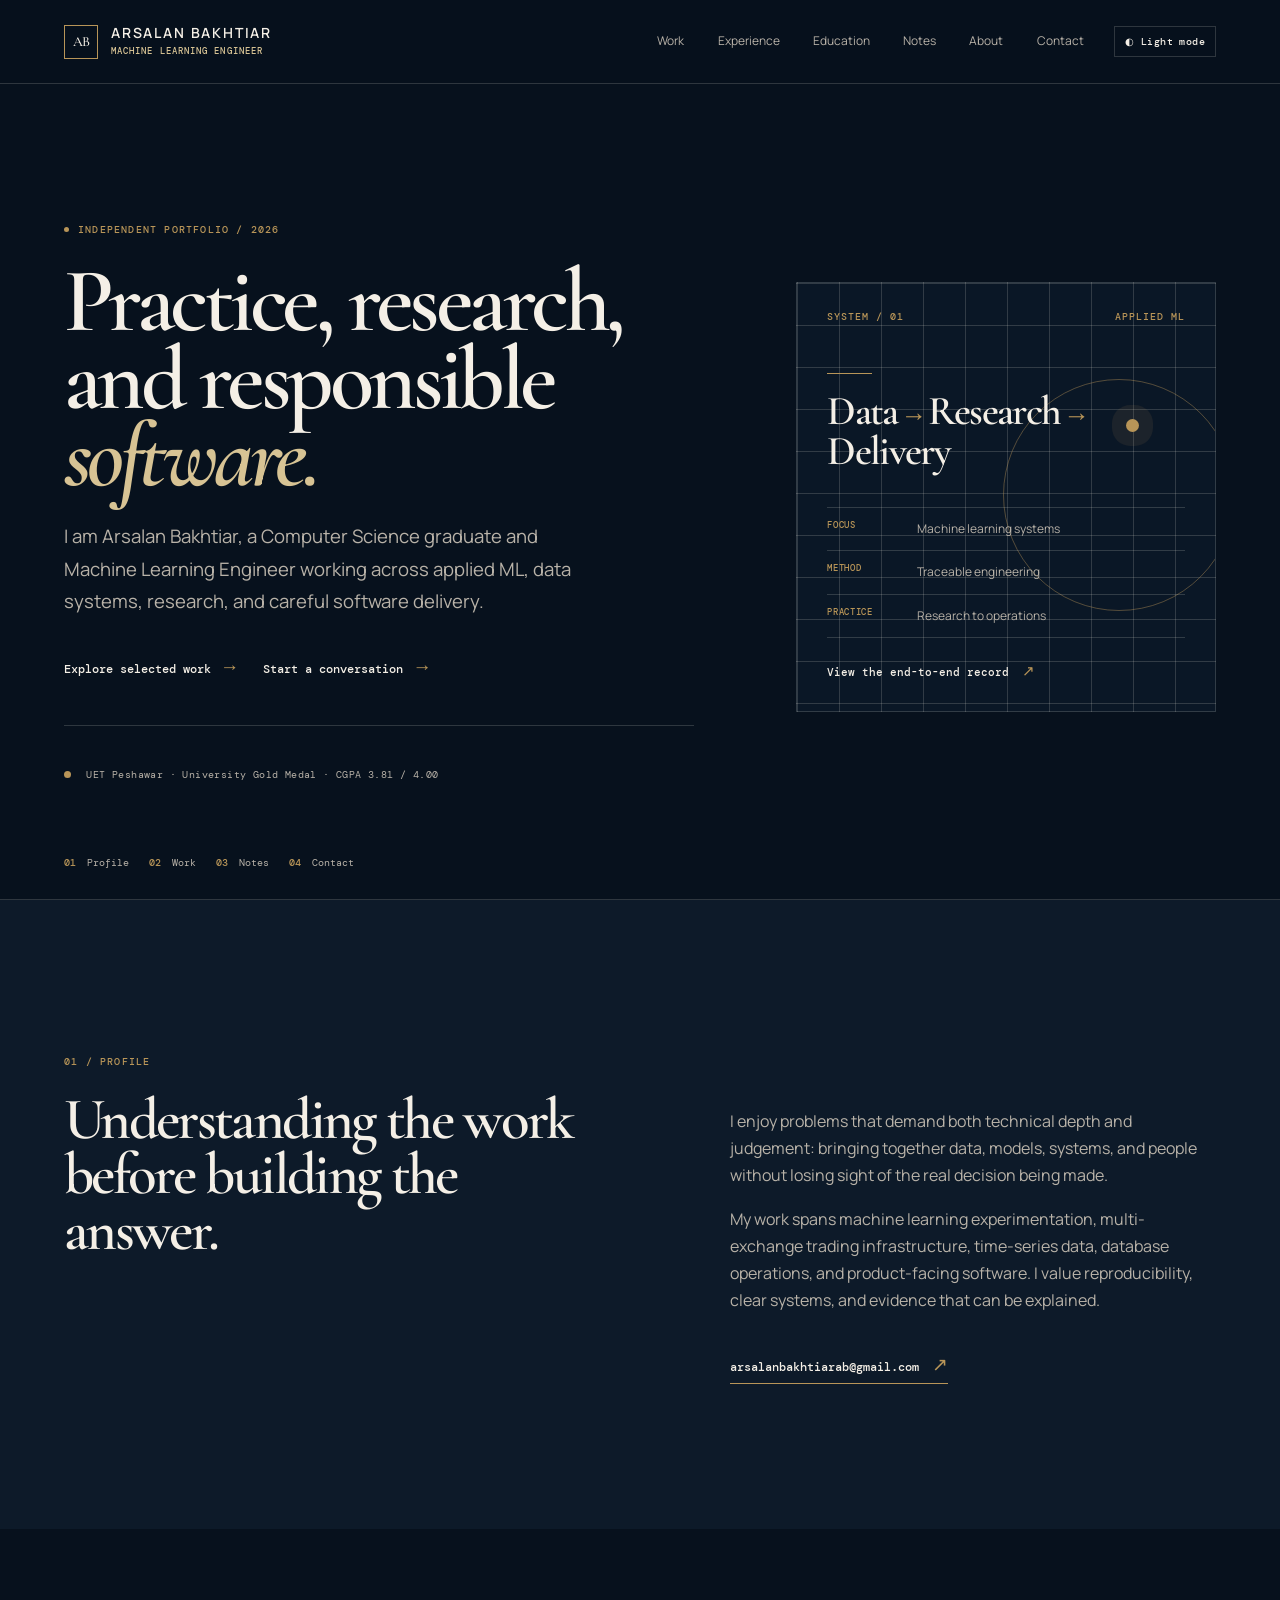
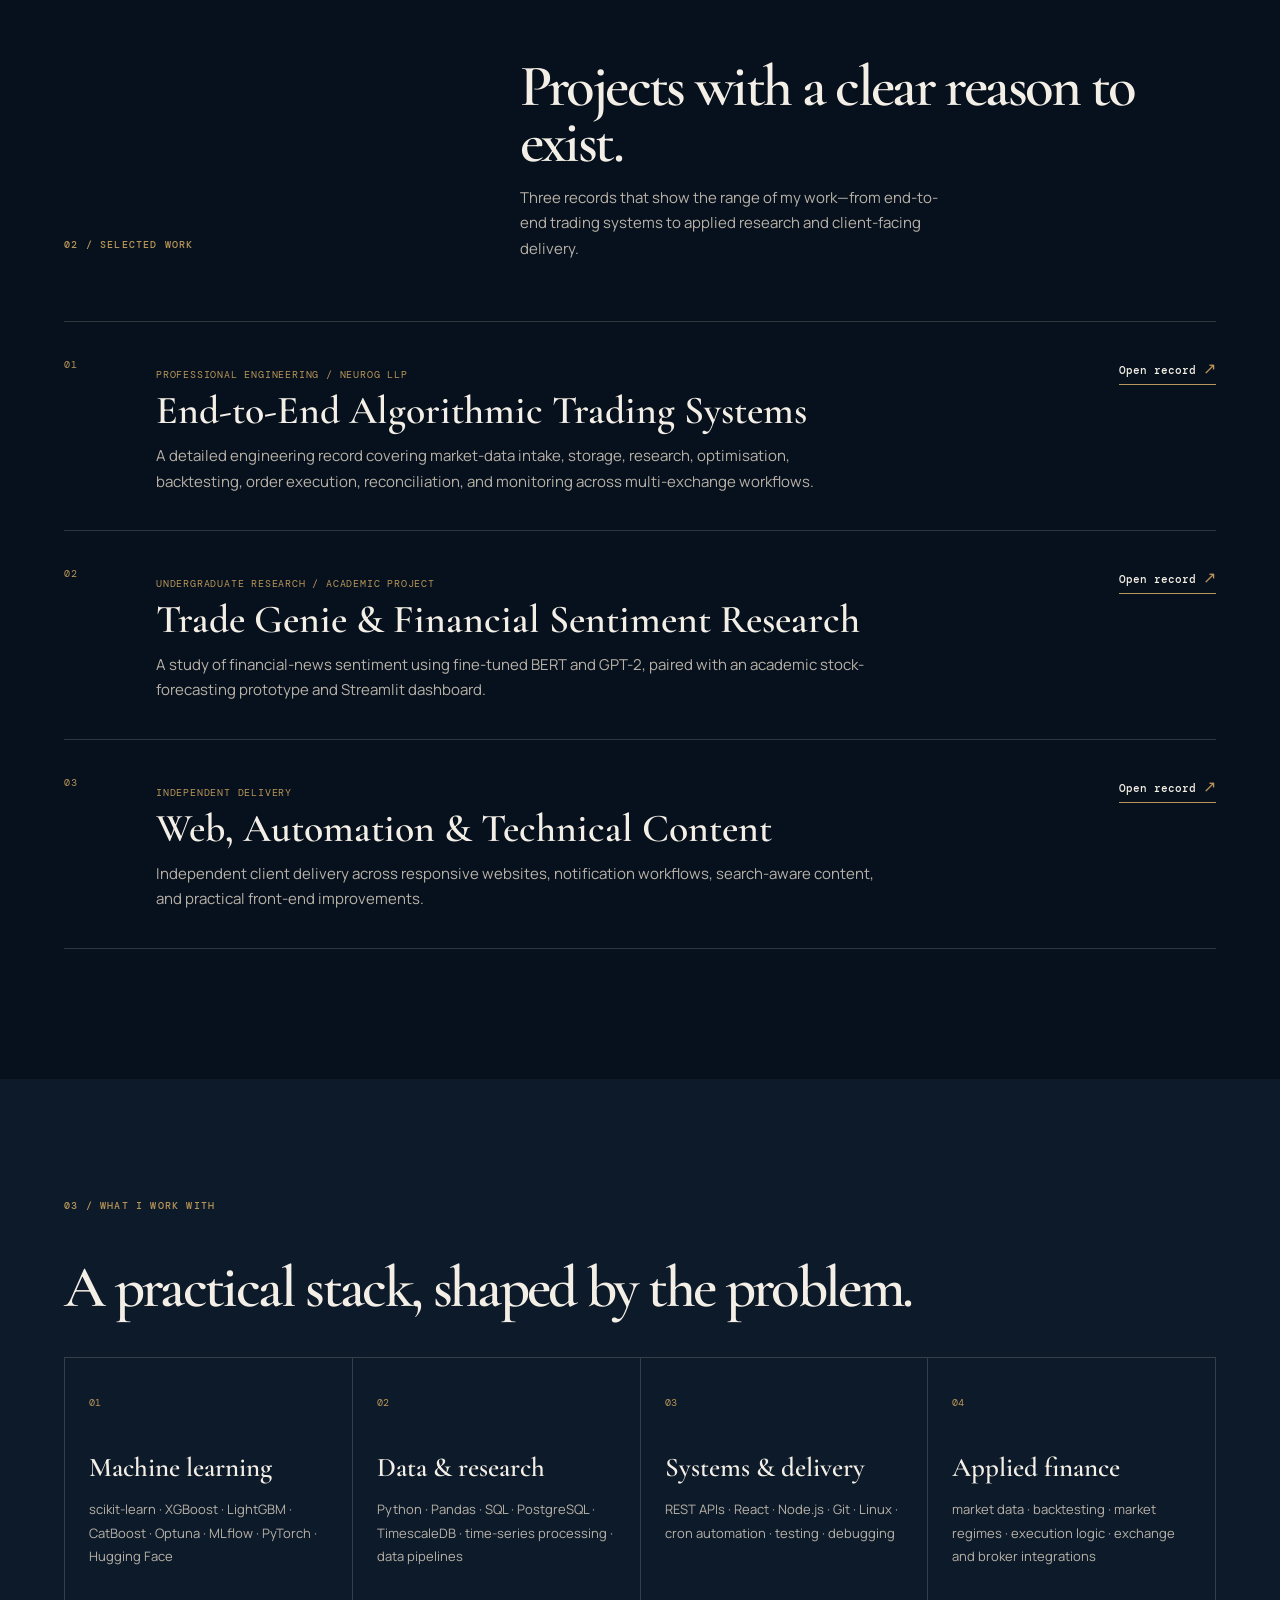
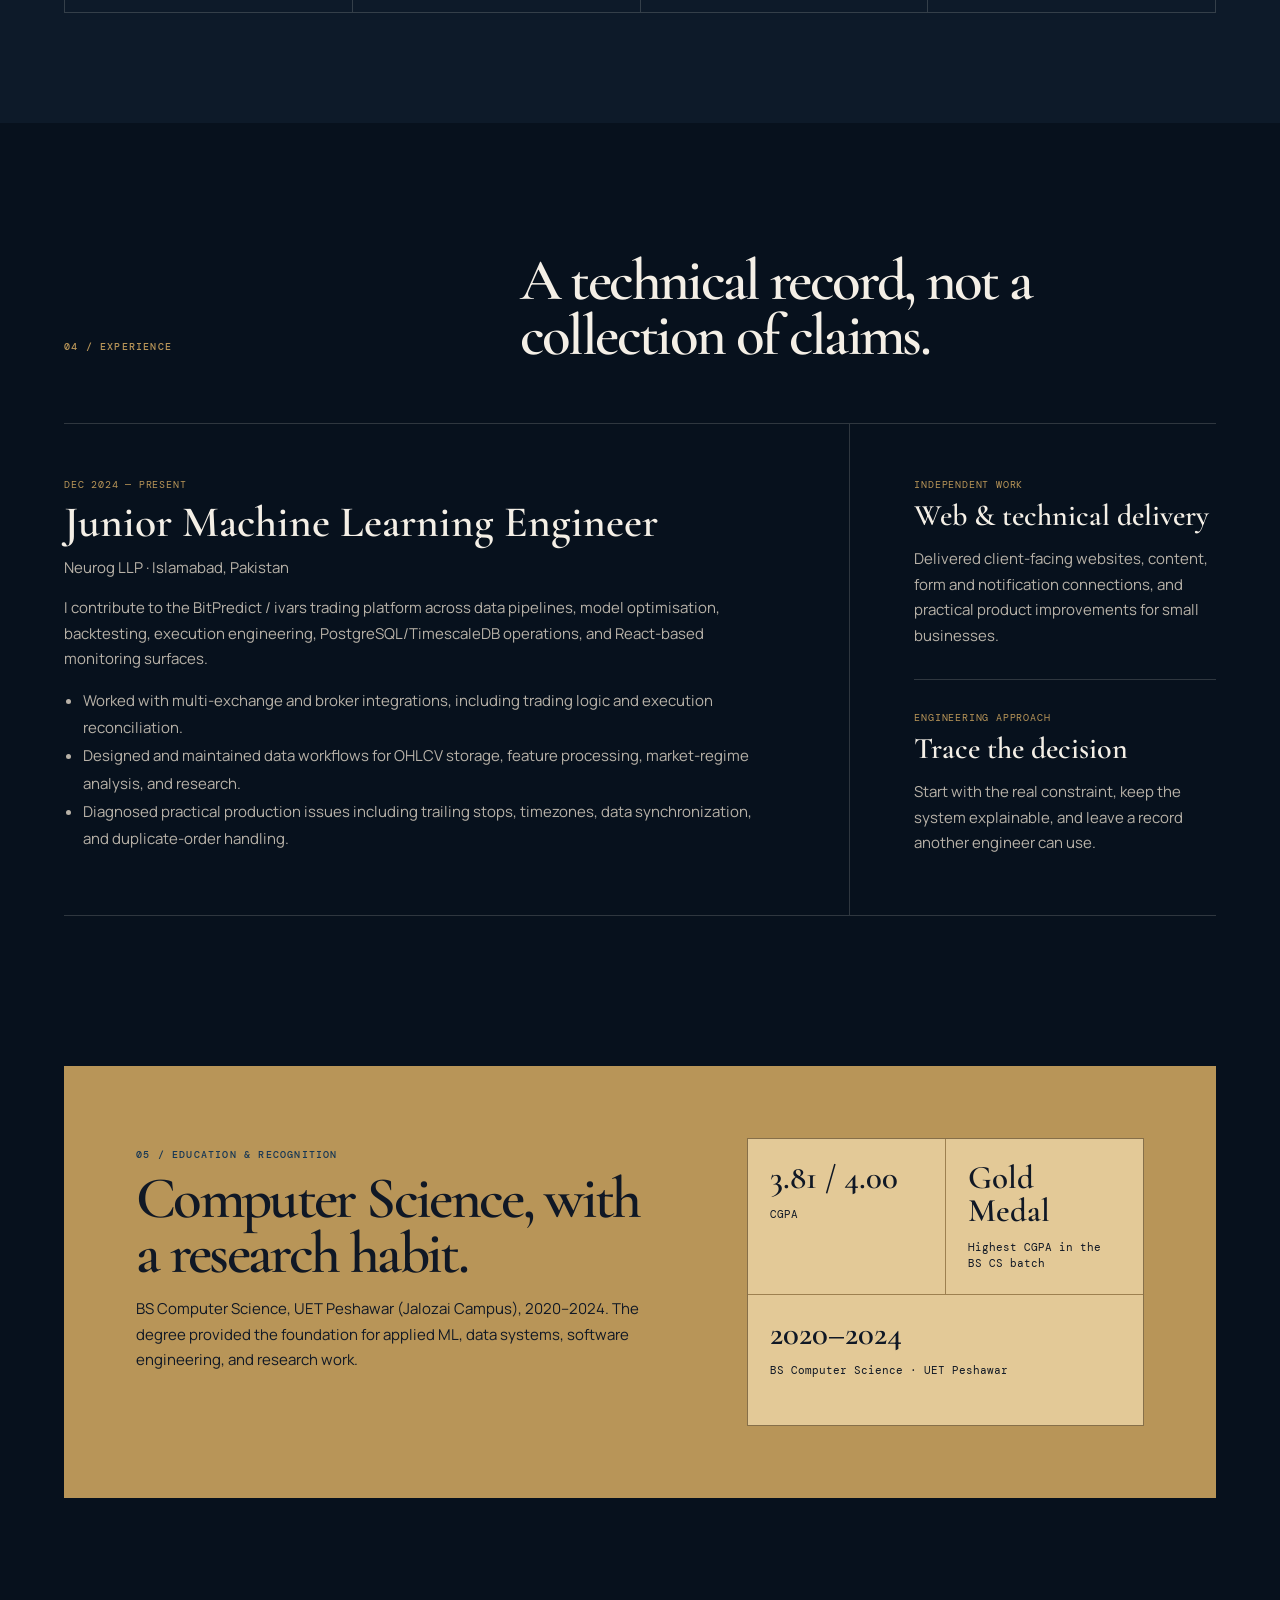
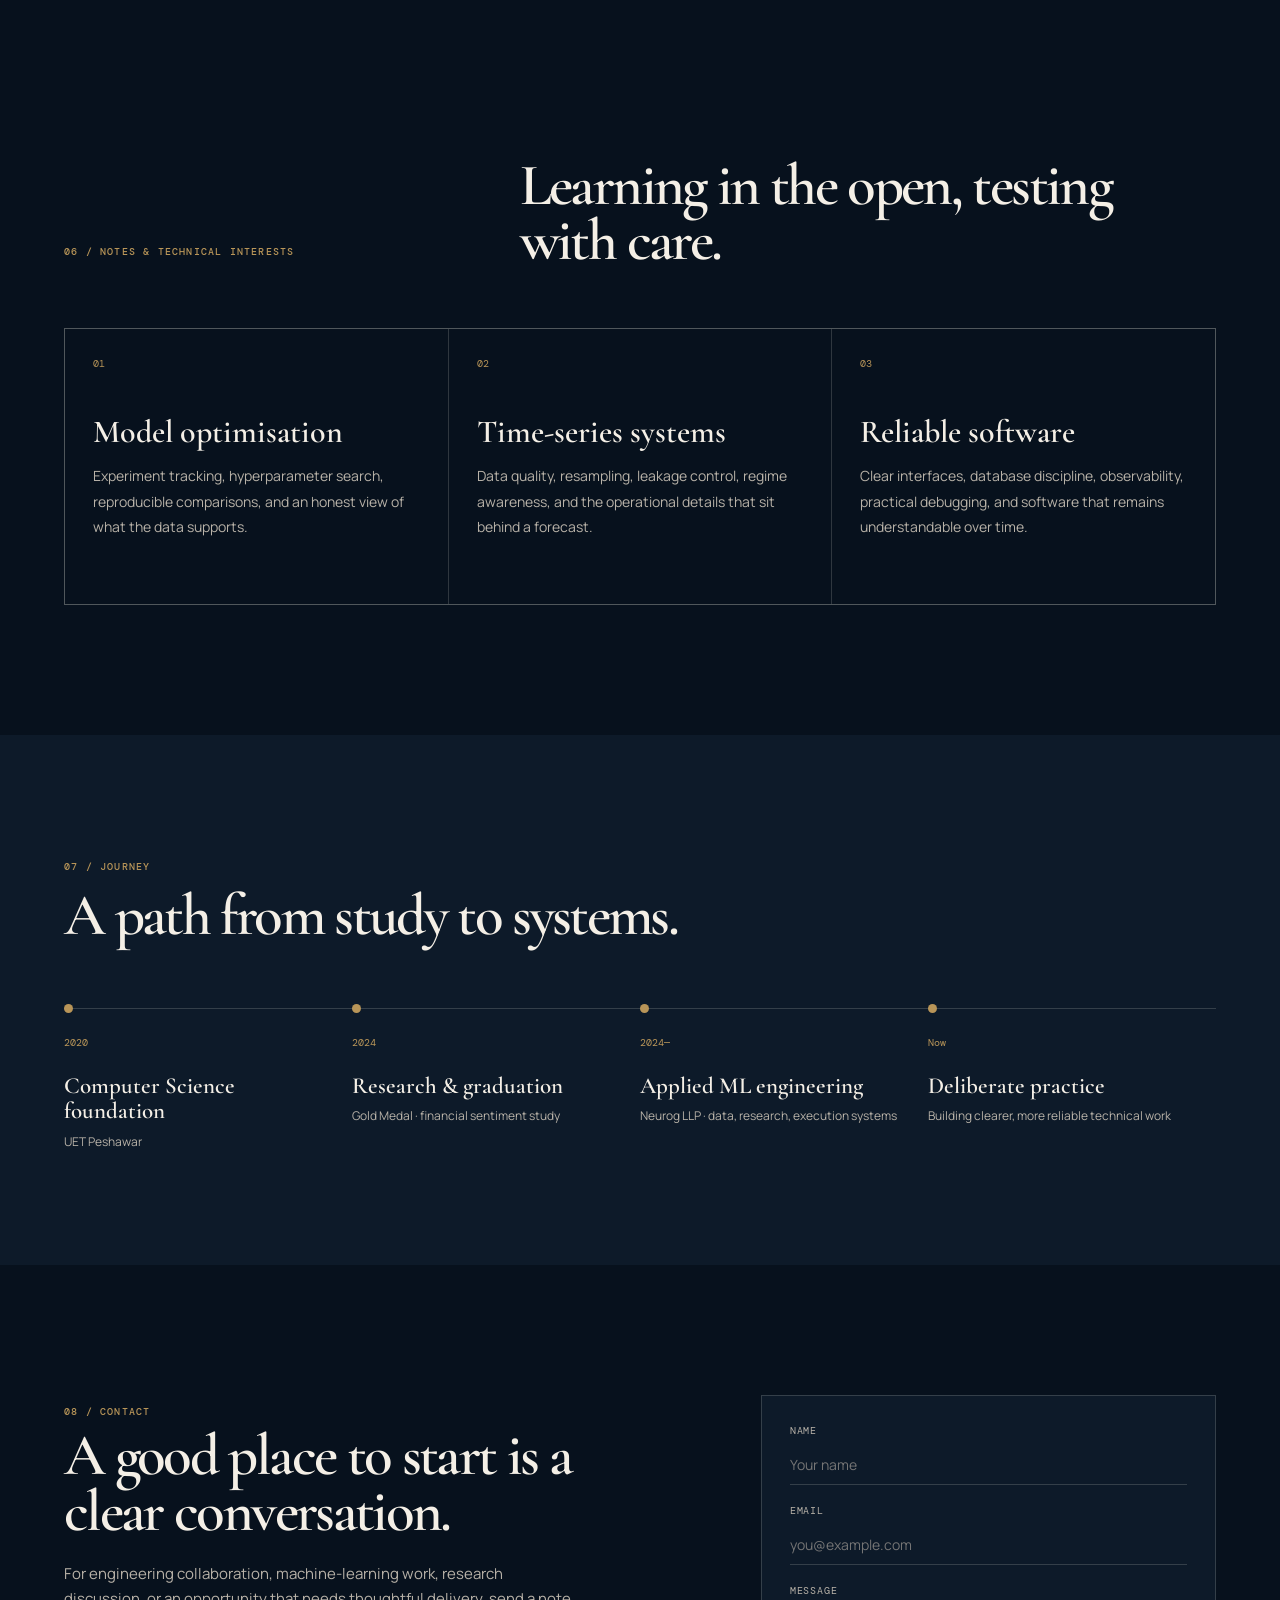
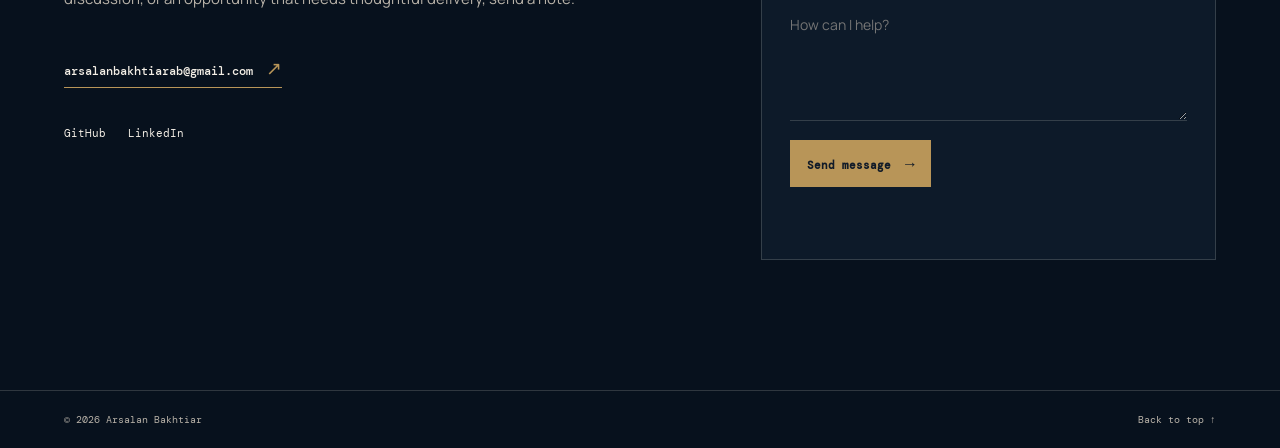
<file: index.html>
<!doctype html>
<!-- Ink Profile: restrained, text-led editorial portfolio without image content. -->
<html lang="en">
  <head>
    <meta charset="UTF-8" />
    <meta name="viewport" content="width=device-width, initial-scale=1.0" />
    <meta name="description" content="Arsalan Bakhtiar — Machine Learning Engineer. Portfolio, research, projects, and contact." />
    <meta name="theme-color" content="#07111d" />
    <title>Arsalan Bakhtiar — Machine Learning Engineer</title>
    <link rel="preconnect" href="https://fonts.googleapis.com" />
    <link rel="preconnect" href="https://fonts.gstatic.com" crossorigin />
    <link href="https://fonts.googleapis.com/css2?family=Cormorant+Garamond:wght@500;600;700&family=DM+Mono:wght@400;500&family=Manrope:wght@400;500;600;700&display=swap" rel="stylesheet" />
    <link rel="stylesheet" href="assets/css/style.css" />
    <script defer src="assets/js/main.js"></script>
  </head>
  <body class="theme-dark">
    <a class="skip-link" href="#main">Skip to content</a>
    <header class="site-header" id="top">
      <a class="brand" href="#top" aria-label="Arsalan Bakhtiar home"><span class="brand-mark">AB</span><span><strong>Arsalan Bakhtiar</strong><small>Machine Learning Engineer</small></span></a>
      <button class="menu-toggle" aria-label="Open menu" aria-expanded="false" data-menu-toggle><span></span><span></span></button>
      <nav class="site-nav" aria-label="Primary navigation"><a href="#work">Work</a><a href="#experience">Experience</a><a href="#education">Education</a><a href="#notes">Notes</a><a href="#about">About</a><a href="#contact">Contact</a></nav>
      <button class="theme-toggle" type="button" data-theme-toggle aria-label="Switch colour theme"><span aria-hidden="true">◐</span><span class="theme-label">Light mode</span></button>
    </header>
    <main id="main">
      <section class="hero hero-home section-shell">
        <div class="hero-copy reveal">
          <p class="eyebrow"><span></span> Independent portfolio / 2026</p>
          <h1>Practice, research,<br />and responsible <em>software.</em></h1>
          <p class="hero-intro">I am Arsalan Bakhtiar, a Computer Science graduate and Machine Learning Engineer working across applied ML, data systems, research, and careful software delivery.</p>
          <div class="hero-actions"><a class="text-link" href="#work">Explore selected work <span>→</span></a><a class="text-link" href="#contact">Start a conversation <span>→</span></a></div>
          <div class="hero-footnote"><span></span> UET Peshawar · University Gold Medal · CGPA 3.81 / 4.00</div>
        </div>
        <aside class="hero-system reveal" aria-label="Engineering focus summary">
          <div class="hero-system-header"><span>System / 01</span><span>Applied ML</span></div>
          <div class="hero-system-core"><i></i><p>Data <b>→</b> Research <b>→</b> Delivery</p></div>
          <dl class="hero-system-list"><div><dt>Focus</dt><dd>Machine learning systems</dd></div><div><dt>Method</dt><dd>Traceable engineering</dd></div><div><dt>Practice</dt><dd>Research to operations</dd></div></dl>
          <a class="hero-system-link" href="projects/multi-exchange-decision-systems.html">View the end-to-end record <span>↗</span></a>
        </aside>
        <aside class="hero-index" aria-label="Section index"><a href="#about"><b>01</b> Profile</a><a href="#work"><b>02</b> Work</a><a href="#notes"><b>03</b> Notes</a><a href="#contact"><b>04</b> Contact</a></aside>
      </section>

      <section class="intro-band section-shell" id="about"><p class="section-kicker">01 / Profile</p><div class="intro-grid"><h2>Understanding the work before building the answer.</h2><div><p>I enjoy problems that demand both technical depth and judgement: bringing together data, models, systems, and people without losing sight of the real decision being made.</p><p>My work spans machine learning experimentation, multi-exchange trading infrastructure, time-series data, database operations, and product-facing software. I value reproducibility, clear systems, and evidence that can be explained.</p><a class="underlined-link" href="mailto:arsalanbakhtiarab@gmail.com">arsalanbakhtiarab@gmail.com <span>↗</span></a></div></div></section>

      <section class="work-section section-shell" id="work"><div class="section-heading"><p class="section-kicker">02 / Selected work</p><div><h2>Projects with a clear reason to exist.</h2><p>Three records that show the range of my work—from end-to-end trading systems to applied research and client-facing delivery.</p></div></div><div class="project-list"><article class="project-row reveal"><span class="project-number">01</span><div><p class="project-type">Professional engineering / Neurog LLP</p><h3>End-to-End Algorithmic Trading Systems</h3><p>A detailed engineering record covering market-data intake, storage, research, optimisation, backtesting, order execution, reconciliation, and monitoring across multi-exchange workflows.</p></div><a class="project-link" href="projects/multi-exchange-decision-systems.html">Open record <span>↗</span></a></article><article class="project-row reveal"><span class="project-number">02</span><div><p class="project-type">Undergraduate research / Academic project</p><h3>Trade Genie &amp; Financial Sentiment Research</h3><p>A study of financial-news sentiment using fine-tuned BERT and GPT-2, paired with an academic stock-forecasting prototype and Streamlit dashboard.</p></div><a class="project-link" href="projects/trade-genie.html">Open record <span>↗</span></a></article><article class="project-row reveal"><span class="project-number">03</span><div><p class="project-type">Independent delivery</p><h3>Web, Automation &amp; Technical Content</h3><p>Independent client delivery across responsive websites, notification workflows, search-aware content, and practical front-end improvements.</p></div><a class="project-link" href="projects/independent-delivery.html">Open record <span>↗</span></a></article></div></section>

      <section class="capabilities section-shell"><div class="section-heading compact"><p class="section-kicker">03 / What I work with</p><h2>A practical stack, shaped by the problem.</h2></div><div class="capability-grid"><article><span>01</span><h3>Machine learning</h3><p>scikit-learn · XGBoost · LightGBM · CatBoost · Optuna · MLflow · PyTorch · Hugging Face</p></article><article><span>02</span><h3>Data &amp; research</h3><p>Python · Pandas · SQL · PostgreSQL · TimescaleDB · time-series processing · data pipelines</p></article><article><span>03</span><h3>Systems &amp; delivery</h3><p>REST APIs · React · Node.js · Git · Linux · cron automation · testing · debugging</p></article><article><span>04</span><h3>Applied finance</h3><p>market data · backtesting · market regimes · execution logic · exchange and broker integrations</p></article></div></section>

      <section class="experience-section section-shell" id="experience"><div class="section-heading"><p class="section-kicker">04 / Experience</p><h2>A technical record, not a collection of claims.</h2></div><div class="experience-layout"><article class="experience-main"><p class="experience-date">Dec 2024 — Present</p><h3>Junior Machine Learning Engineer</h3><p class="experience-company">Neurog LLP · Islamabad, Pakistan</p><p>I contribute to the BitPredict / ivars trading platform across data pipelines, model optimisation, backtesting, execution engineering, PostgreSQL/TimescaleDB operations, and React-based monitoring surfaces.</p><ul><li>Worked with multi-exchange and broker integrations, including trading logic and execution reconciliation.</li><li>Designed and maintained data workflows for OHLCV storage, feature processing, market-regime analysis, and research.</li><li>Diagnosed practical production issues including trailing stops, timezones, data synchronization, and duplicate-order handling.</li></ul></article><aside class="experience-aside"><p class="experience-date">Independent work</p><h3>Web &amp; technical delivery</h3><p>Delivered client-facing websites, content, form and notification connections, and practical product improvements for small businesses.</p><hr /><p class="experience-date">Engineering approach</p><h3>Trace the decision</h3><p>Start with the real constraint, keep the system explainable, and leave a record another engineer can use.</p></aside></div></section>

      <section class="education-section section-shell" id="education"><div class="education-card"><div><p class="section-kicker">05 / Education &amp; recognition</p><h2>Computer Science, with a research habit.</h2><p>BS Computer Science, UET Peshawar (Jalozai Campus), 2020–2024. The degree provided the foundation for applied ML, data systems, software engineering, and research work.</p></div><div class="honours"><p><b>3.81 / 4.00</b><span>CGPA</span></p><p><b>Gold Medal</b><span>Highest CGPA in the BS CS batch</span></p><p><b>2020–2024</b><span>BS Computer Science · UET Peshawar</span></p></div></div></section>

      <section class="notes-section section-shell" id="notes"><div class="section-heading"><p class="section-kicker">06 / Notes &amp; technical interests</p><h2>Learning in the open, testing with care.</h2></div><div class="notes-grid"><article><p>01</p><h3>Model optimisation</h3><span>Experiment tracking, hyperparameter search, reproducible comparisons, and an honest view of what the data supports.</span></article><article><p>02</p><h3>Time-series systems</h3><span>Data quality, resampling, leakage control, regime awareness, and the operational details that sit behind a forecast.</span></article><article><p>03</p><h3>Reliable software</h3><span>Clear interfaces, database discipline, observability, practical debugging, and software that remains understandable over time.</span></article></div></section>

      <section class="journey section-shell"><p class="section-kicker">07 / Journey</p><h2>A path from study to systems.</h2><ol><li><span>2020</span><b>Computer Science foundation</b><em>UET Peshawar</em></li><li><span>2024</span><b>Research &amp; graduation</b><em>Gold Medal · financial sentiment study</em></li><li><span>2024—</span><b>Applied ML engineering</b><em>Neurog LLP · data, research, execution systems</em></li><li><span>Now</span><b>Deliberate practice</b><em>Building clearer, more reliable technical work</em></li></ol></section>

      <section class="contact-section section-shell" id="contact"><div class="contact-copy"><p class="section-kicker">08 / Contact</p><h2>A good place to start is a clear conversation.</h2><p>For engineering collaboration, machine-learning work, research discussion, or an opportunity that needs thoughtful delivery, send a note.</p><a class="underlined-link" href="mailto:arsalanbakhtiarab@gmail.com">arsalanbakhtiarab@gmail.com <span>↗</span></a><div class="social-links"><a href="https://github.com/arsalanbakhtiarab" target="_blank" rel="noreferrer">GitHub</a><a href="https://www.linkedin.com/in/arsalan-bakhtiar-ab-1b8467253/" target="_blank" rel="noreferrer">LinkedIn</a></div></div><form class="contact-form" data-contact-form><label>Name<input required name="name" type="text" autocomplete="name" placeholder="Your name" /></label><label>Email<input required name="email" type="email" autocomplete="email" placeholder="you@example.com" /></label><label>Message<textarea required name="message" rows="5" placeholder="How can I help?"></textarea></label><button type="submit">Send message <span>→</span></button><p class="form-status" aria-live="polite"></p></form></section>
    </main>
    <footer class="site-footer"><span>© <span data-year></span> Arsalan Bakhtiar</span><a href="#top">Back to top ↑</a></footer>
  </body>
</html>
</file>
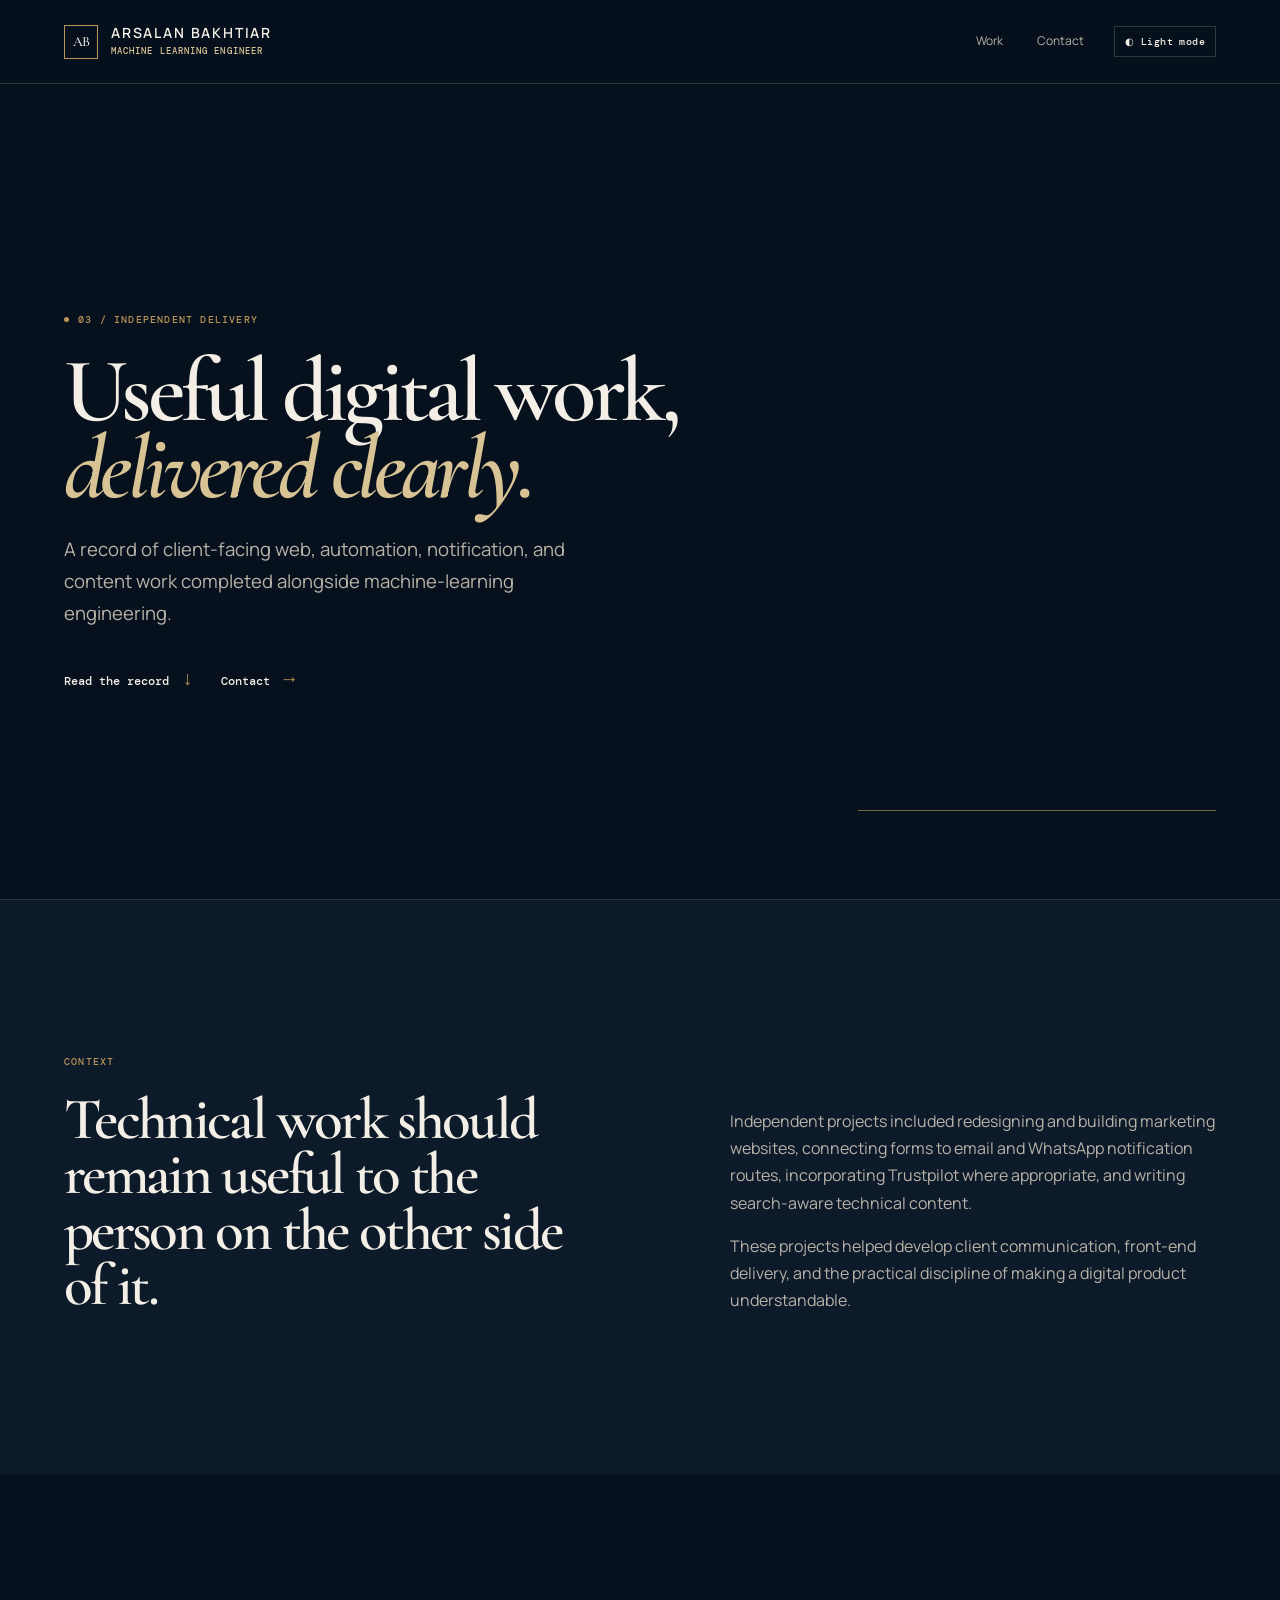
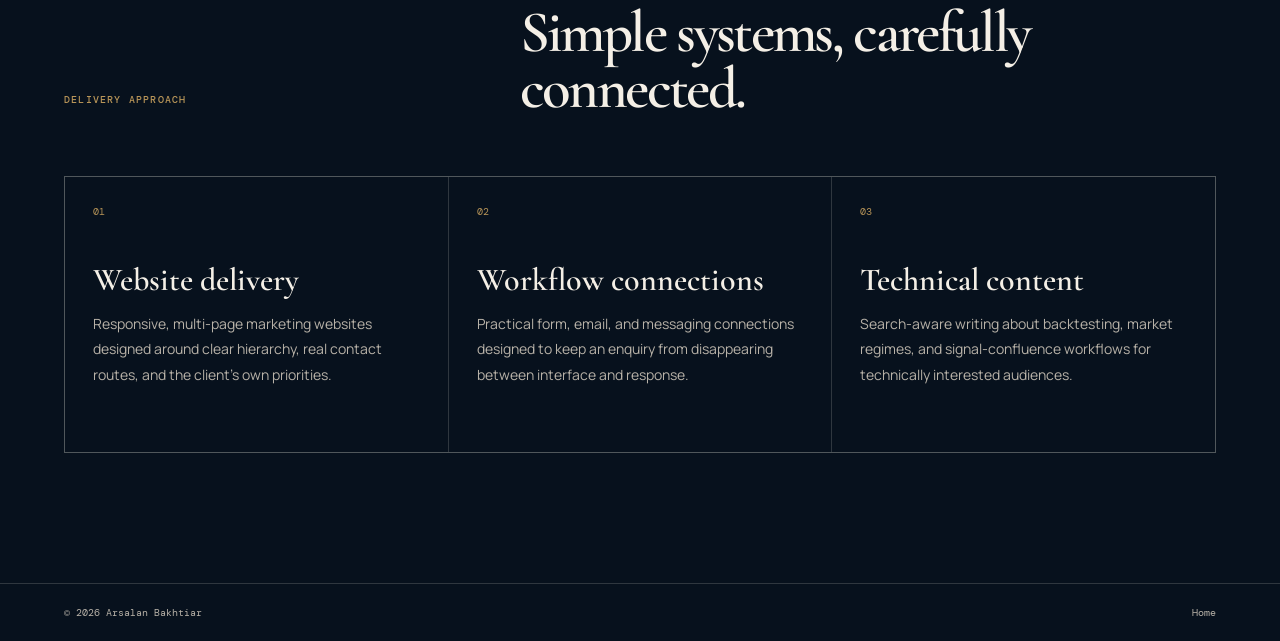
<file: projects/independent-delivery.html>
<!doctype html>
<!-- Ink Profile: independent-delivery record without image content. -->
<html lang="en">
  <head>
    <meta charset="UTF-8" />
    <meta name="viewport" content="width=device-width, initial-scale=1.0" />
    <meta name="description" content="Independent delivery — Arsalan Bakhtiar" />
    <title>Independent delivery — Arsalan Bakhtiar</title>
    <link rel="preconnect" href="https://fonts.googleapis.com" />
    <link rel="preconnect" href="https://fonts.gstatic.com" crossorigin />
    <link href="https://fonts.googleapis.com/css2?family=Cormorant+Garamond:wght@500;600;700&family=DM+Mono:wght@400;500&family=Manrope:wght@400;500;600;700&display=swap" rel="stylesheet" />
    <link rel="stylesheet" href="../assets/css/style.css" />
    <script defer src="../assets/js/main.js"></script>
  </head>
  <body class="theme-dark">
    <header class="site-header"><a class="brand" href="../index.html"><span class="brand-mark">AB</span><span><strong>Arsalan Bakhtiar</strong><small>Machine Learning Engineer</small></span></a><nav class="site-nav" aria-label="Primary navigation"><a href="../index.html#work">Work</a><a href="../index.html#contact">Contact</a></nav><button class="theme-toggle" type="button" data-theme-toggle aria-label="Switch colour theme"><span>◐</span><span class="theme-label">Light mode</span></button></header>
    <main>
      <section class="hero section-shell"><div class="hero-copy"><p class="eyebrow"><span></span> 03 / Independent delivery</p><h1>Useful digital work,<br /><em>delivered clearly.</em></h1><p class="hero-intro">A record of client-facing web, automation, notification, and content work completed alongside machine-learning engineering.</p><div class="hero-actions"><a class="text-link" href="#record">Read the record <span>↓</span></a><a class="text-link" href="../index.html#contact">Contact <span>→</span></a></div></div></section>
      <section class="intro-band section-shell" id="record"><p class="section-kicker">Context</p><div class="intro-grid"><h2>Technical work should remain useful to the person on the other side of it.</h2><div><p>Independent projects included redesigning and building marketing websites, connecting forms to email and WhatsApp notification routes, incorporating Trustpilot where appropriate, and writing search-aware technical content.</p><p>These projects helped develop client communication, front-end delivery, and the practical discipline of making a digital product understandable.</p></div></div></section>
      <section class="work-section section-shell"><div class="section-heading"><p class="section-kicker">Delivery approach</p><h2>Simple systems, carefully connected.</h2></div><div class="notes-grid"><article><p>01</p><h3>Website delivery</h3><span>Responsive, multi-page marketing websites designed around clear hierarchy, real contact routes, and the client’s own priorities.</span></article><article><p>02</p><h3>Workflow connections</h3><span>Practical form, email, and messaging connections designed to keep an enquiry from disappearing between interface and response.</span></article><article><p>03</p><h3>Technical content</h3><span>Search-aware writing about backtesting, market regimes, and signal-confluence workflows for technically interested audiences.</span></article></div></section>
    </main>
    <footer class="site-footer"><span>© <span data-year></span> Arsalan Bakhtiar</span><a href="../index.html">Home</a></footer>
  </body>
</html>
</file>
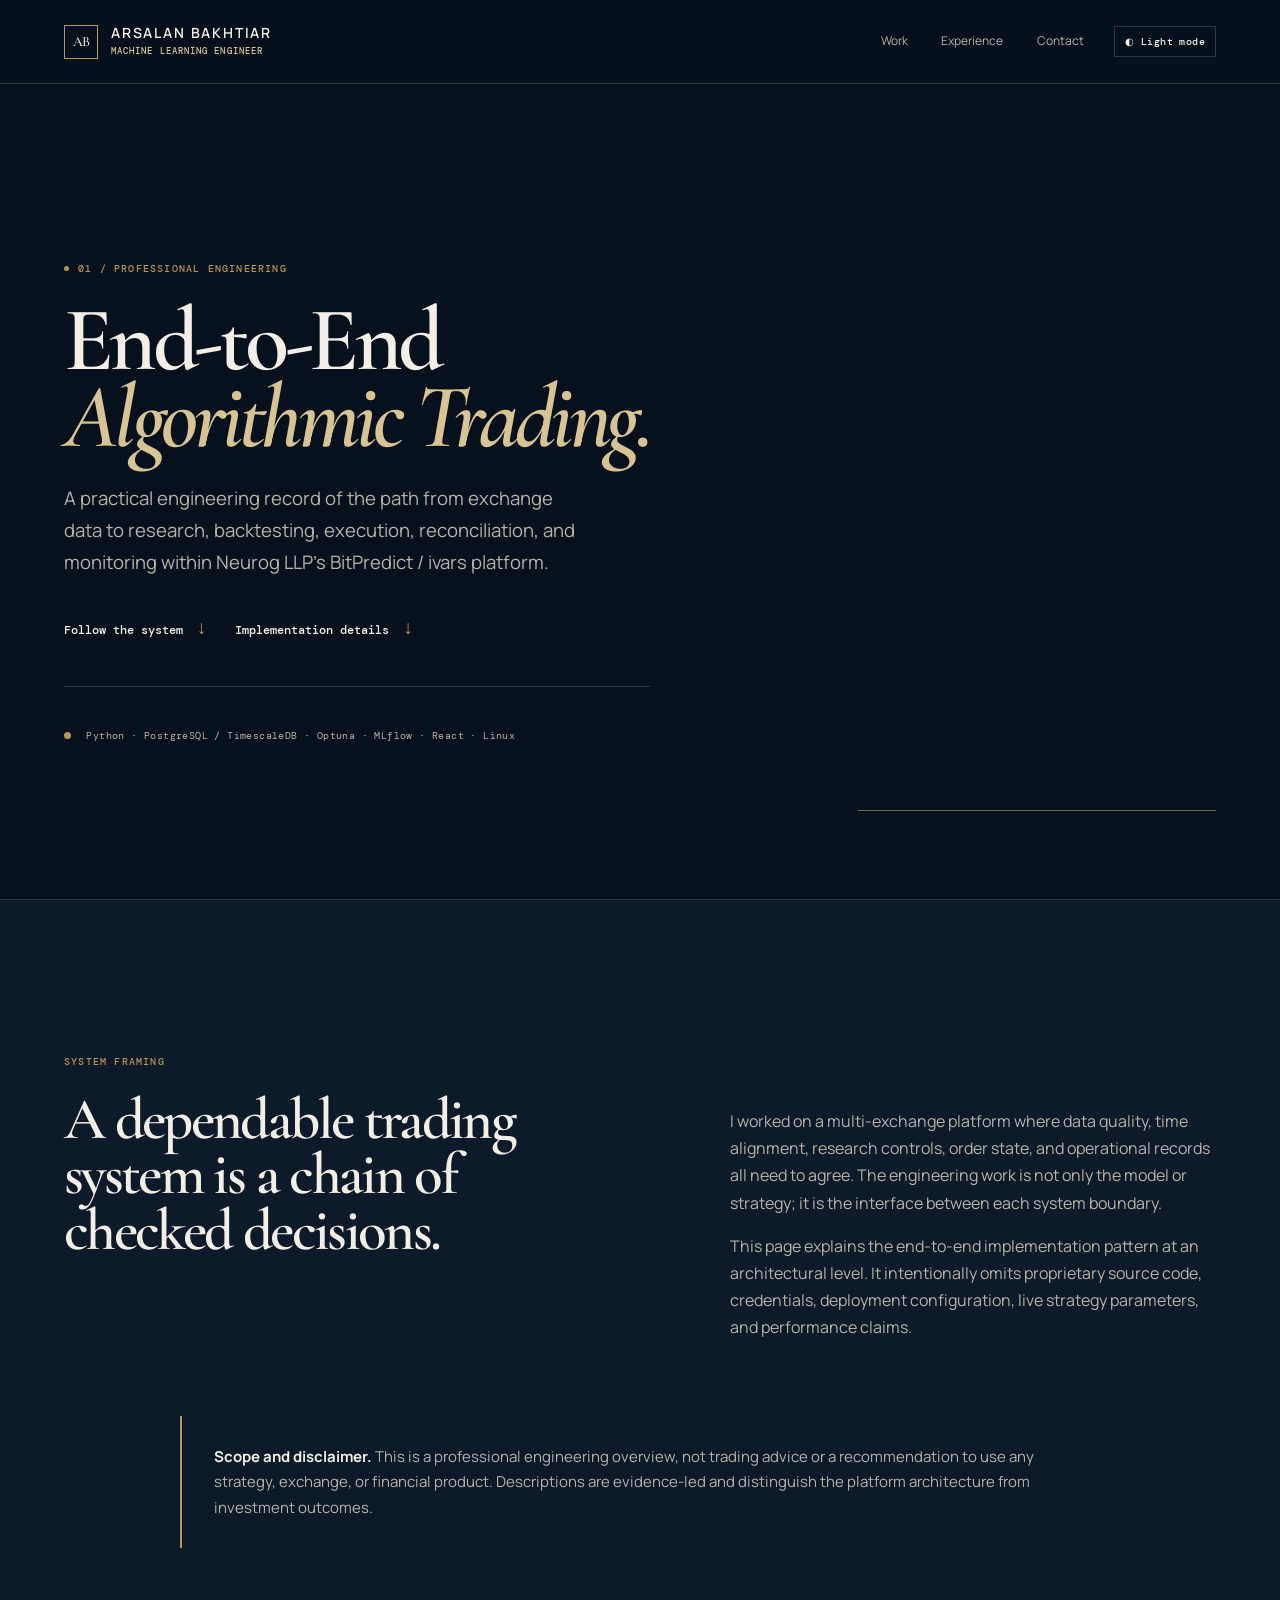
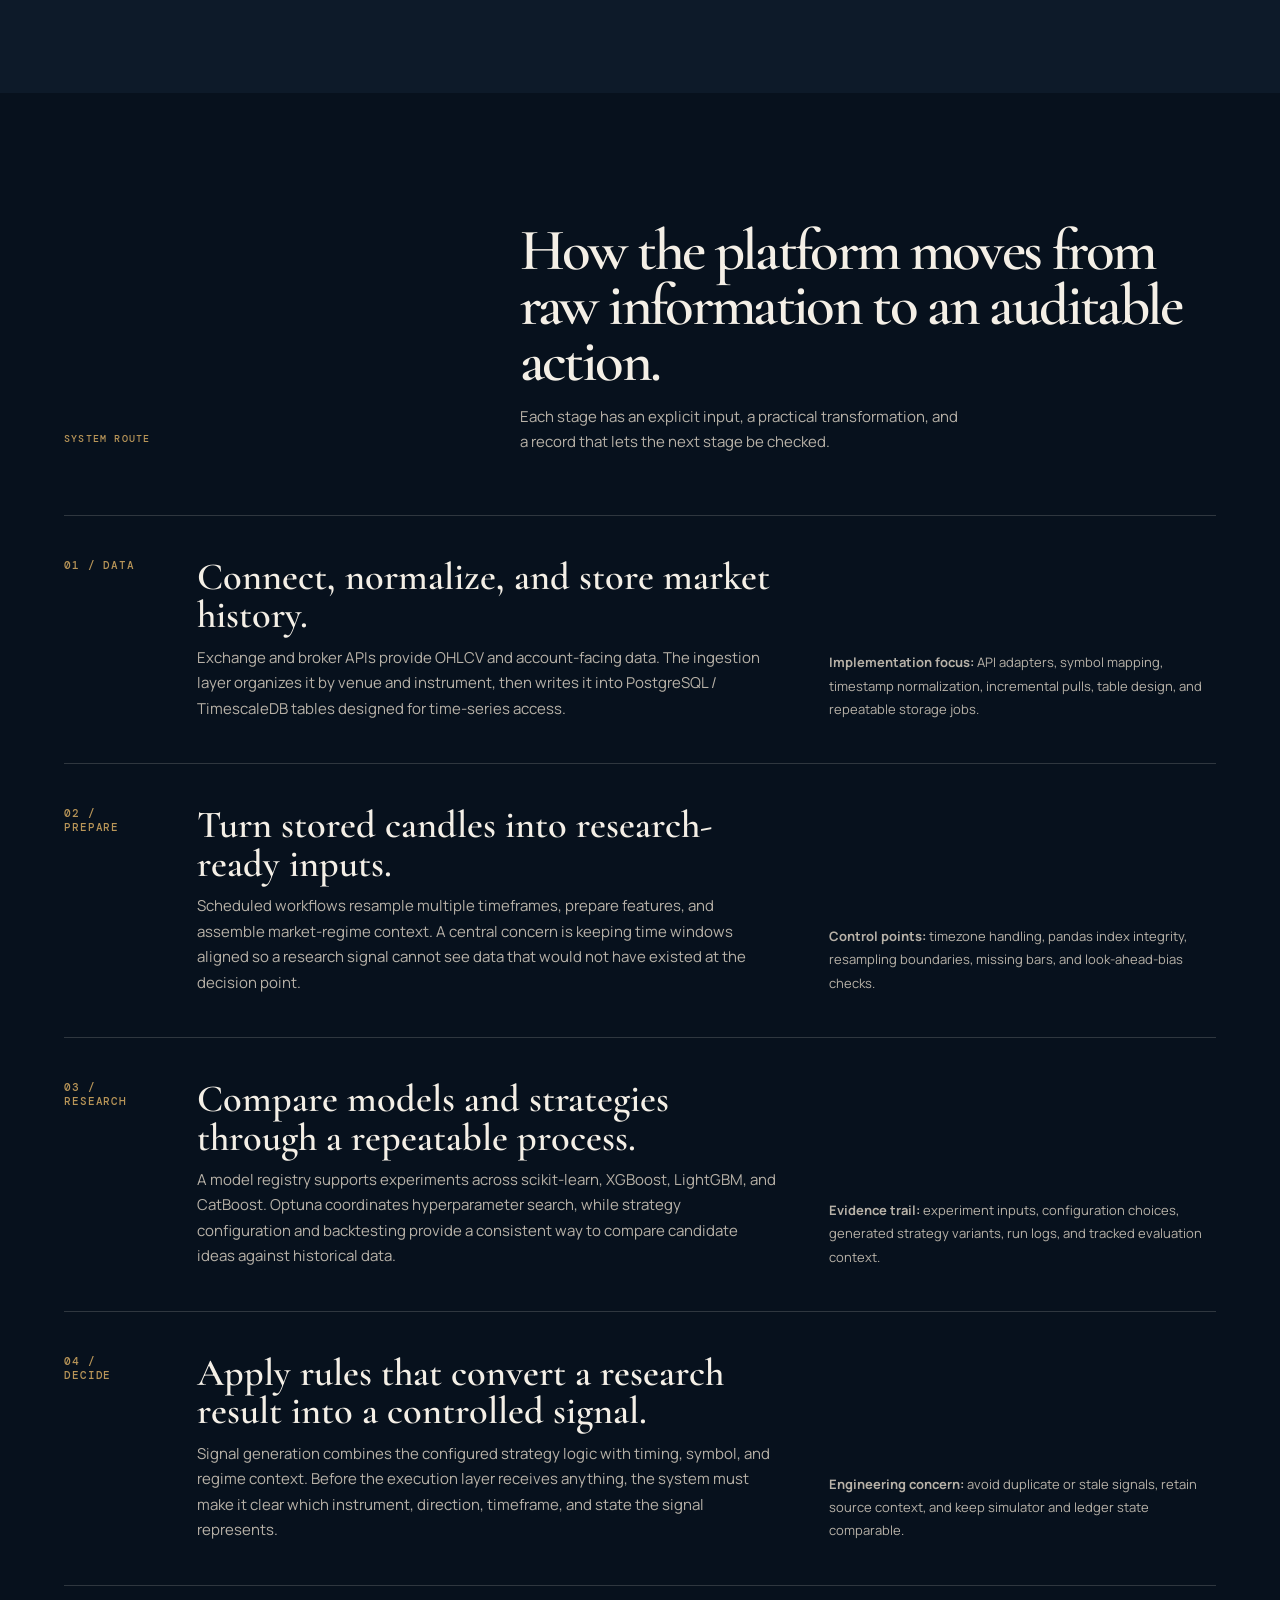
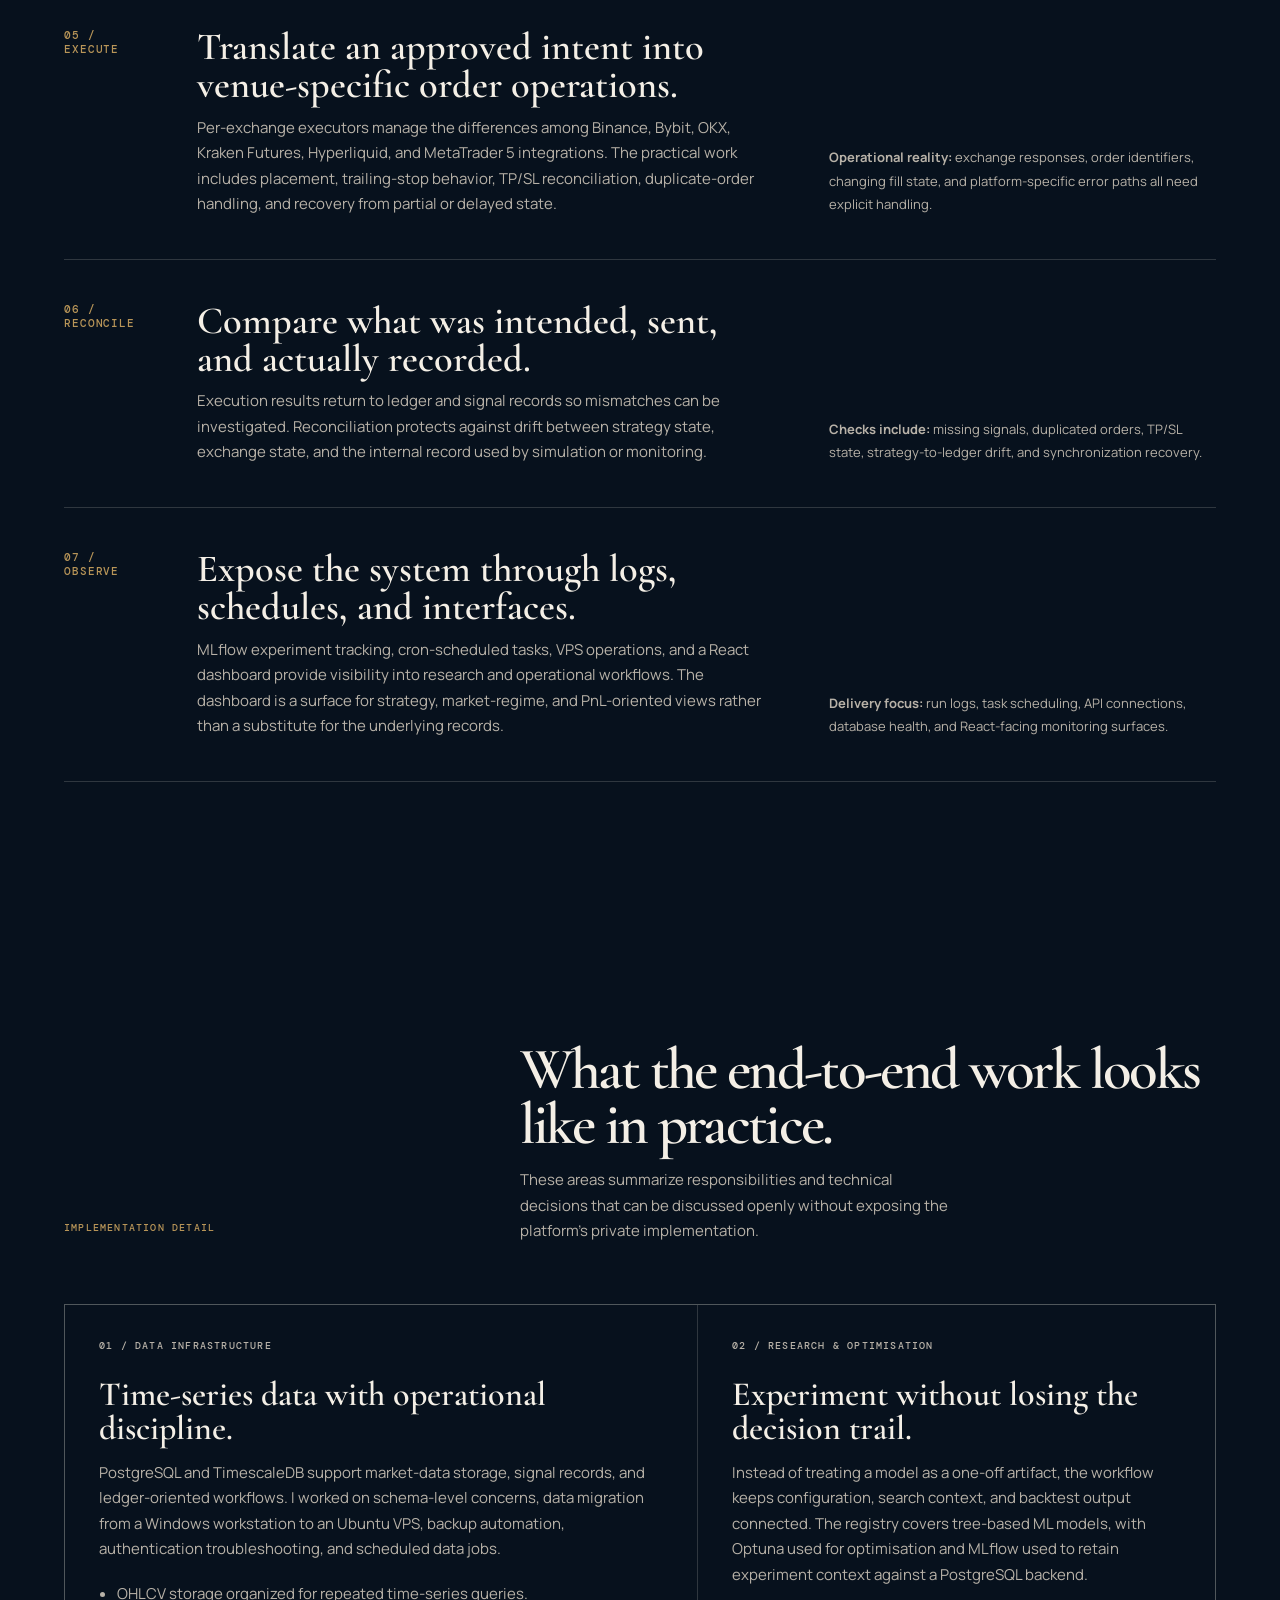
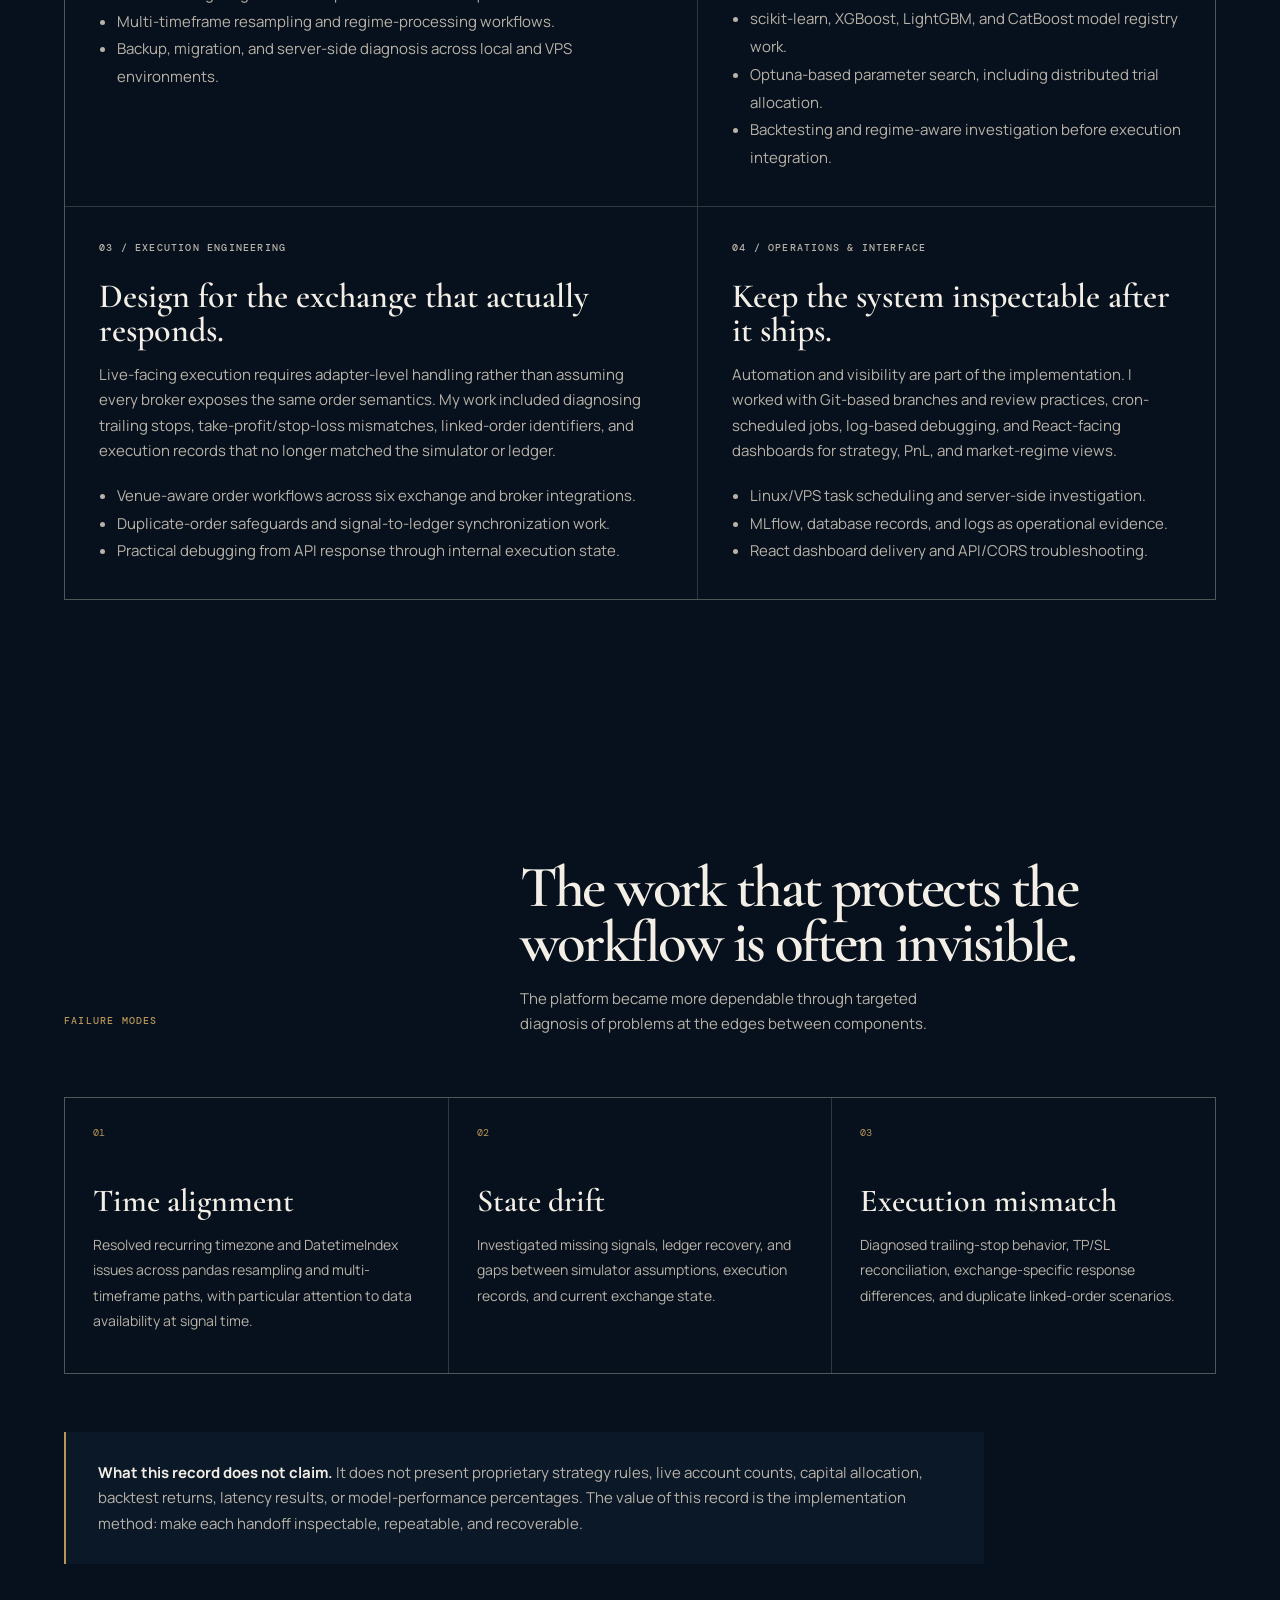
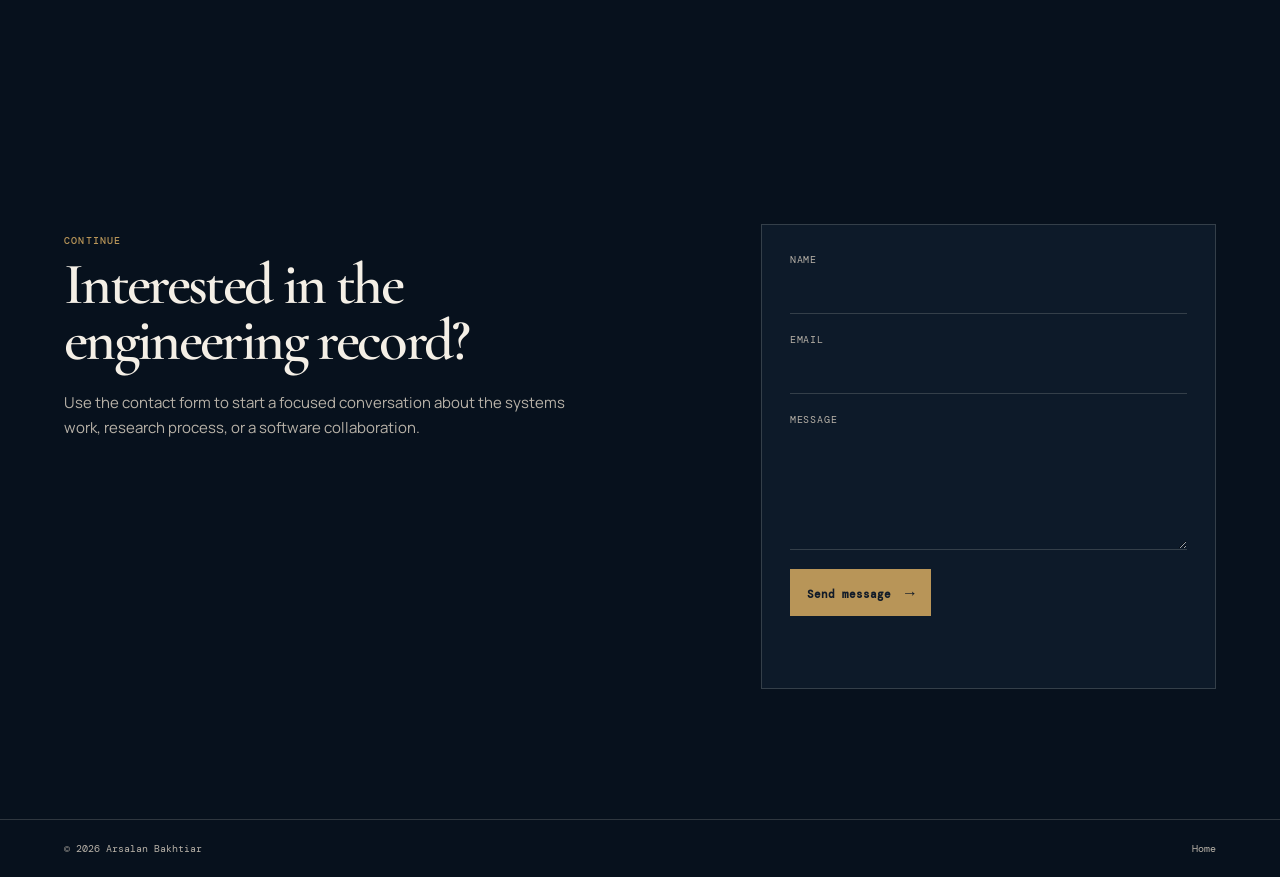
<file: projects/multi-exchange-decision-systems.html>
<!doctype html>
<!-- Ink Profile: end-to-end, evidence-led engineering record without image content or proprietary source code. -->
<html lang="en">
  <head>
    <meta charset="UTF-8" />
    <meta name="viewport" content="width=device-width, initial-scale=1.0" />
    <meta name="description" content="End-to-end algorithmic trading systems engineering — Arsalan Bakhtiar" />
    <title>End-to-End Algorithmic Trading — Arsalan Bakhtiar</title>
    <link rel="preconnect" href="https://fonts.googleapis.com" />
    <link rel="preconnect" href="https://fonts.gstatic.com" crossorigin />
    <link href="https://fonts.googleapis.com/css2?family=Cormorant+Garamond:wght@500;600;700&family=DM+Mono:wght@400;500&family=Manrope:wght@400;500;600;700&display=swap" rel="stylesheet" />
    <link rel="stylesheet" href="../assets/css/style.css" />
    <script defer src="../assets/js/main.js"></script>
  </head>
  <body class="theme-dark">
    <header class="site-header">
      <a class="brand" href="../index.html"><span class="brand-mark">AB</span><span><strong>Arsalan Bakhtiar</strong><small>Machine Learning Engineer</small></span></a>
      <nav class="site-nav" aria-label="Primary navigation"><a href="../index.html#work">Work</a><a href="../index.html#experience">Experience</a><a href="../index.html#contact">Contact</a></nav>
      <button class="theme-toggle" type="button" data-theme-toggle aria-label="Switch colour theme"><span>◐</span><span class="theme-label">Light mode</span></button>
    </header>
    <main>
      <section class="hero section-shell">
        <div class="hero-copy">
          <p class="eyebrow"><span></span> 01 / Professional engineering</p>
          <h1>End-to-End<br /><em>Algorithmic Trading.</em></h1>
          <p class="hero-intro">A practical engineering record of the path from exchange data to research, backtesting, execution, reconciliation, and monitoring within Neurog LLP’s BitPredict / ivars platform.</p>
          <div class="hero-actions"><a class="text-link" href="#system">Follow the system <span>↓</span></a><a class="text-link" href="#implementation">Implementation details <span>↓</span></a></div>
          <div class="hero-footnote"><span></span> Python · PostgreSQL / TimescaleDB · Optuna · MLflow · React · Linux</div>
        </div>
      </section>

      <section class="intro-band section-shell" id="system">
        <p class="section-kicker">System framing</p>
        <div class="intro-grid">
          <h2>A dependable trading system is a chain of checked decisions.</h2>
          <div>
            <p>I worked on a multi-exchange platform where data quality, time alignment, research controls, order state, and operational records all need to agree. The engineering work is not only the model or strategy; it is the interface between each system boundary.</p>
            <p>This page explains the end-to-end implementation pattern at an architectural level. It intentionally omits proprietary source code, credentials, deployment configuration, live strategy parameters, and performance claims.</p>
          </div>
        </div>
        <aside class="record-callout"><p><strong>Scope and disclaimer.</strong> This is a professional engineering overview, not trading advice or a recommendation to use any strategy, exchange, or financial product. Descriptions are evidence-led and distinguish the platform architecture from investment outcomes.</p></aside>
      </section>

      <section class="work-section section-shell">
        <div class="section-heading"><p class="section-kicker">System route</p><div><h2>How the platform moves from raw information to an auditable action.</h2><p>Each stage has an explicit input, a practical transformation, and a record that lets the next stage be checked.</p></div></div>
        <div class="system-route">
          <article class="system-step"><span>01 / DATA</span><div><h3>Connect, normalize, and store market history.</h3><p>Exchange and broker APIs provide OHLCV and account-facing data. The ingestion layer organizes it by venue and instrument, then writes it into PostgreSQL / TimescaleDB tables designed for time-series access.</p></div><aside><strong>Implementation focus:</strong> API adapters, symbol mapping, timestamp normalization, incremental pulls, table design, and repeatable storage jobs.</aside></article>
          <article class="system-step"><span>02 / PREPARE</span><div><h3>Turn stored candles into research-ready inputs.</h3><p>Scheduled workflows resample multiple timeframes, prepare features, and assemble market-regime context. A central concern is keeping time windows aligned so a research signal cannot see data that would not have existed at the decision point.</p></div><aside><strong>Control points:</strong> timezone handling, pandas index integrity, resampling boundaries, missing bars, and look-ahead-bias checks.</aside></article>
          <article class="system-step"><span>03 / RESEARCH</span><div><h3>Compare models and strategies through a repeatable process.</h3><p>A model registry supports experiments across scikit-learn, XGBoost, LightGBM, and CatBoost. Optuna coordinates hyperparameter search, while strategy configuration and backtesting provide a consistent way to compare candidate ideas against historical data.</p></div><aside><strong>Evidence trail:</strong> experiment inputs, configuration choices, generated strategy variants, run logs, and tracked evaluation context.</aside></article>
          <article class="system-step"><span>04 / DECIDE</span><div><h3>Apply rules that convert a research result into a controlled signal.</h3><p>Signal generation combines the configured strategy logic with timing, symbol, and regime context. Before the execution layer receives anything, the system must make it clear which instrument, direction, timeframe, and state the signal represents.</p></div><aside><strong>Engineering concern:</strong> avoid duplicate or stale signals, retain source context, and keep simulator and ledger state comparable.</aside></article>
          <article class="system-step"><span>05 / EXECUTE</span><div><h3>Translate an approved intent into venue-specific order operations.</h3><p>Per-exchange executors manage the differences among Binance, Bybit, OKX, Kraken Futures, Hyperliquid, and MetaTrader 5 integrations. The practical work includes placement, trailing-stop behavior, TP/SL reconciliation, duplicate-order handling, and recovery from partial or delayed state.</p></div><aside><strong>Operational reality:</strong> exchange responses, order identifiers, changing fill state, and platform-specific error paths all need explicit handling.</aside></article>
          <article class="system-step"><span>06 / RECONCILE</span><div><h3>Compare what was intended, sent, and actually recorded.</h3><p>Execution results return to ledger and signal records so mismatches can be investigated. Reconciliation protects against drift between strategy state, exchange state, and the internal record used by simulation or monitoring.</p></div><aside><strong>Checks include:</strong> missing signals, duplicated orders, TP/SL state, strategy-to-ledger drift, and synchronization recovery.</aside></article>
          <article class="system-step"><span>07 / OBSERVE</span><div><h3>Expose the system through logs, schedules, and interfaces.</h3><p>MLflow experiment tracking, cron-scheduled tasks, VPS operations, and a React dashboard provide visibility into research and operational workflows. The dashboard is a surface for strategy, market-regime, and PnL-oriented views rather than a substitute for the underlying records.</p></div><aside><strong>Delivery focus:</strong> run logs, task scheduling, API connections, database health, and React-facing monitoring surfaces.</aside></article>
        </div>
      </section>

      <section class="experience-section section-shell" id="implementation">
        <div class="section-heading"><p class="section-kicker">Implementation detail</p><div><h2>What the end-to-end work looks like in practice.</h2><p>These areas summarize responsibilities and technical decisions that can be discussed openly without exposing the platform’s private implementation.</p></div></div>
        <div class="detail-grid">
          <article><p class="section-kicker">01 / Data infrastructure</p><h3>Time-series data with operational discipline.</h3><p>PostgreSQL and TimescaleDB support market-data storage, signal records, and ledger-oriented workflows. I worked on schema-level concerns, data migration from a Windows workstation to an Ubuntu VPS, backup automation, authentication troubleshooting, and scheduled data jobs.</p><ul><li>OHLCV storage organized for repeated time-series queries.</li><li>Multi-timeframe resampling and regime-processing workflows.</li><li>Backup, migration, and server-side diagnosis across local and VPS environments.</li></ul></article>
          <article><p class="section-kicker">02 / Research &amp; optimisation</p><h3>Experiment without losing the decision trail.</h3><p>Instead of treating a model as a one-off artifact, the workflow keeps configuration, search context, and backtest output connected. The registry covers tree-based ML models, with Optuna used for optimisation and MLflow used to retain experiment context against a PostgreSQL backend.</p><ul><li>scikit-learn, XGBoost, LightGBM, and CatBoost model registry work.</li><li>Optuna-based parameter search, including distributed trial allocation.</li><li>Backtesting and regime-aware investigation before execution integration.</li></ul></article>
          <article><p class="section-kicker">03 / Execution engineering</p><h3>Design for the exchange that actually responds.</h3><p>Live-facing execution requires adapter-level handling rather than assuming every broker exposes the same order semantics. My work included diagnosing trailing stops, take-profit/stop-loss mismatches, linked-order identifiers, and execution records that no longer matched the simulator or ledger.</p><ul><li>Venue-aware order workflows across six exchange and broker integrations.</li><li>Duplicate-order safeguards and signal-to-ledger synchronization work.</li><li>Practical debugging from API response through internal execution state.</li></ul></article>
          <article><p class="section-kicker">04 / Operations &amp; interface</p><h3>Keep the system inspectable after it ships.</h3><p>Automation and visibility are part of the implementation. I worked with Git-based branches and review practices, cron-scheduled jobs, log-based debugging, and React-facing dashboards for strategy, PnL, and market-regime views.</p><ul><li>Linux/VPS task scheduling and server-side investigation.</li><li>MLflow, database records, and logs as operational evidence.</li><li>React dashboard delivery and API/CORS troubleshooting.</li></ul></article>
        </div>
      </section>

      <section class="work-section section-shell">
        <div class="section-heading"><p class="section-kicker">Failure modes</p><div><h2>The work that protects the workflow is often invisible.</h2><p>The platform became more dependable through targeted diagnosis of problems at the edges between components.</p></div></div>
        <div class="notes-grid"><article><p>01</p><h3>Time alignment</h3><span>Resolved recurring timezone and DatetimeIndex issues across pandas resampling and multi-timeframe paths, with particular attention to data availability at signal time.</span></article><article><p>02</p><h3>State drift</h3><span>Investigated missing signals, ledger recovery, and gaps between simulator assumptions, execution records, and current exchange state.</span></article><article><p>03</p><h3>Execution mismatch</h3><span>Diagnosed trailing-stop behavior, TP/SL reconciliation, exchange-specific response differences, and duplicate linked-order scenarios.</span></article></div>
        <aside class="record-callout"><p><strong>What this record does not claim.</strong> It does not present proprietary strategy rules, live account counts, capital allocation, backtest returns, latency results, or model-performance percentages. The value of this record is the implementation method: make each handoff inspectable, repeatable, and recoverable.</p></aside>
      </section>

      <section class="contact-section section-shell"><div class="contact-copy"><p class="section-kicker">Continue</p><h2>Interested in the engineering record?</h2><p>Use the contact form to start a focused conversation about the systems work, research process, or a software collaboration.</p></div><form class="contact-form" data-contact-form><label>Name<input required name="name" type="text" /></label><label>Email<input required name="email" type="email" /></label><label>Message<textarea required name="message" rows="5"></textarea></label><button type="submit">Send message <span>→</span></button><p class="form-status"></p></form></section>
    </main>
    <footer class="site-footer"><span>© <span data-year></span> Arsalan Bakhtiar</span><a href="../index.html">Home</a></footer>
  </body>
</html>
</file>
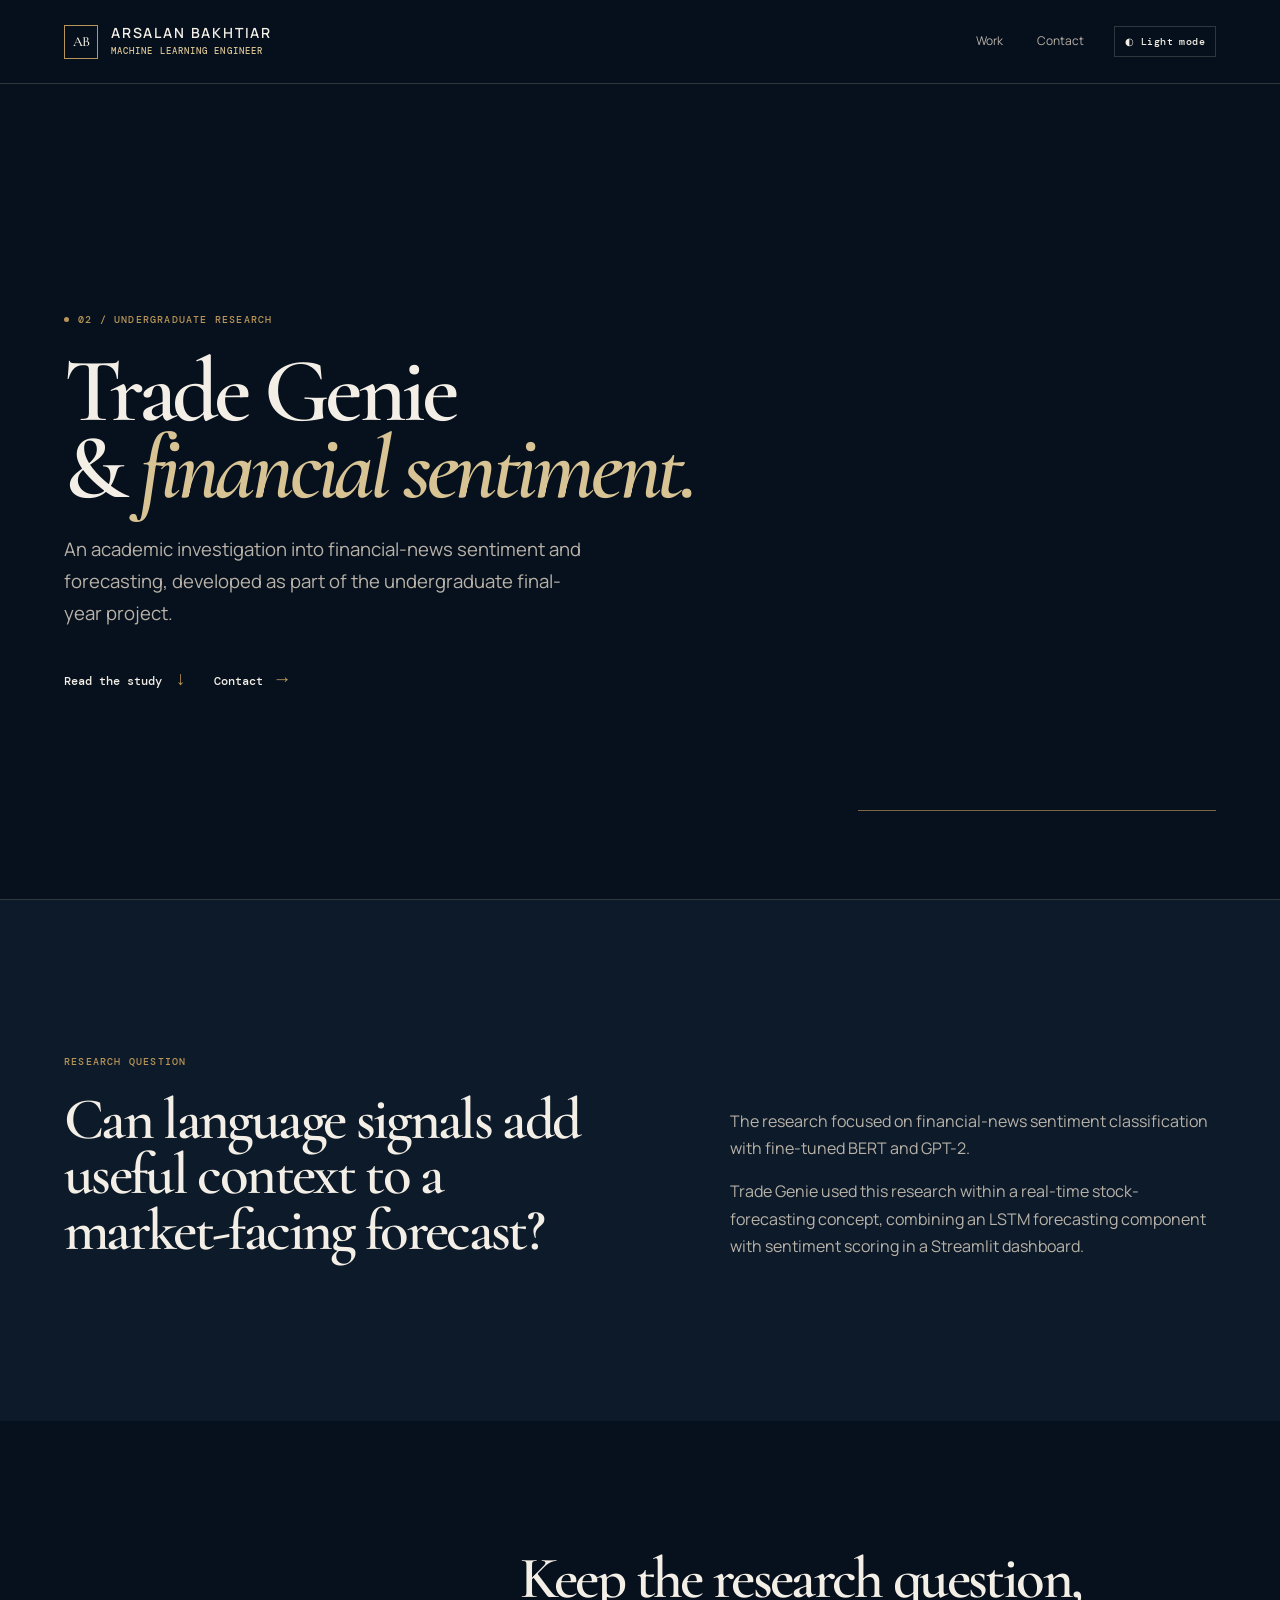
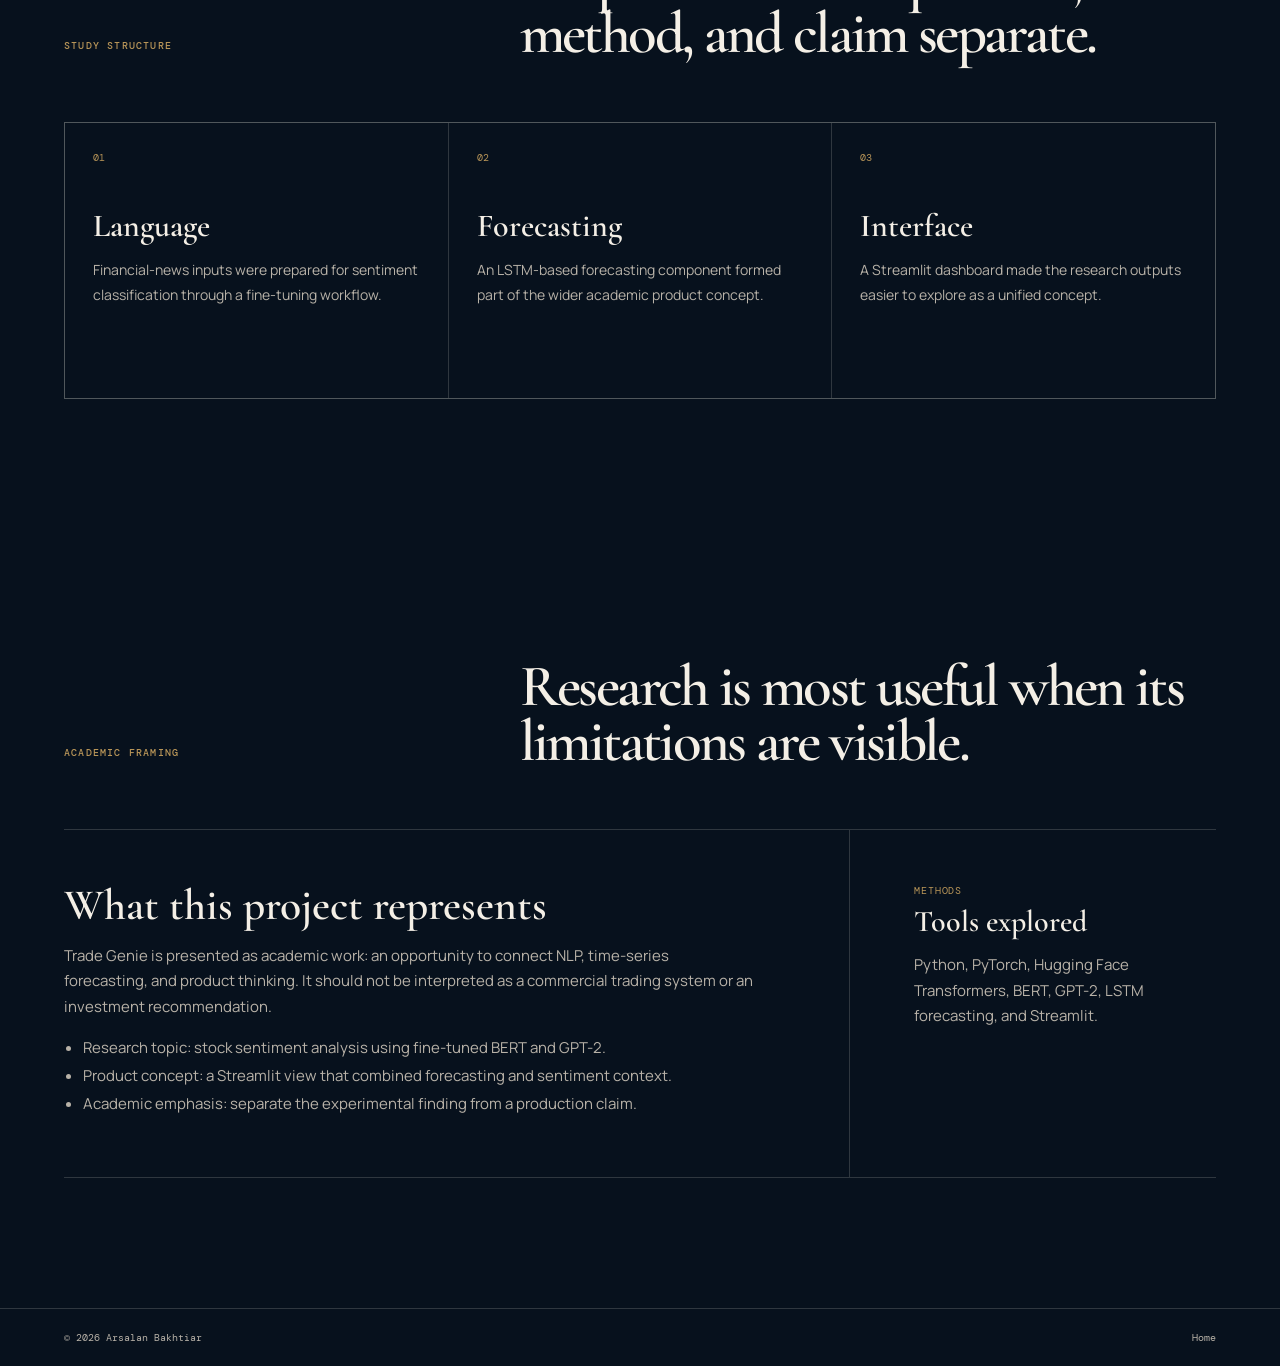
<file: projects/trade-genie.html>
<!doctype html>
<!-- Ink Profile: academic research record without image content or unsupported score emphasis. -->
<html lang="en">
  <head>
    <meta charset="UTF-8" />
    <meta name="viewport" content="width=device-width, initial-scale=1.0" />
    <meta name="description" content="Trade Genie — Arsalan Bakhtiar" />
    <title>Trade Genie — Arsalan Bakhtiar</title>
    <link rel="preconnect" href="https://fonts.googleapis.com" />
    <link rel="preconnect" href="https://fonts.gstatic.com" crossorigin />
    <link href="https://fonts.googleapis.com/css2?family=Cormorant+Garamond:wght@500;600;700&family=DM+Mono:wght@400;500&family=Manrope:wght@400;500;600;700&display=swap" rel="stylesheet" />
    <link rel="stylesheet" href="../assets/css/style.css" />
    <script defer src="../assets/js/main.js"></script>
  </head>
  <body class="theme-dark">
    <header class="site-header"><a class="brand" href="../index.html"><span class="brand-mark">AB</span><span><strong>Arsalan Bakhtiar</strong><small>Machine Learning Engineer</small></span></a><nav class="site-nav" aria-label="Primary navigation"><a href="../index.html#work">Work</a><a href="../index.html#contact">Contact</a></nav><button class="theme-toggle" type="button" data-theme-toggle aria-label="Switch colour theme"><span>◐</span><span class="theme-label">Light mode</span></button></header>
    <main>
      <section class="hero section-shell"><div class="hero-copy"><p class="eyebrow"><span></span> 02 / Undergraduate research</p><h1>Trade Genie<br />&amp; <em>financial sentiment.</em></h1><p class="hero-intro">An academic investigation into financial-news sentiment and forecasting, developed as part of the undergraduate final-year project.</p><div class="hero-actions"><a class="text-link" href="#study">Read the study <span>↓</span></a><a class="text-link" href="../index.html#contact">Contact <span>→</span></a></div></div></section>
      <section class="intro-band section-shell" id="study"><p class="section-kicker">Research question</p><div class="intro-grid"><h2>Can language signals add useful context to a market-facing forecast?</h2><div><p>The research focused on financial-news sentiment classification with fine-tuned BERT and GPT-2.</p><p>Trade Genie used this research within a real-time stock-forecasting concept, combining an LSTM forecasting component with sentiment scoring in a Streamlit dashboard.</p></div></div></section>
      <section class="work-section section-shell"><div class="section-heading"><p class="section-kicker">Study structure</p><h2>Keep the research question, method, and claim separate.</h2></div><div class="notes-grid"><article><p>01</p><h3>Language</h3><span>Financial-news inputs were prepared for sentiment classification through a fine-tuning workflow.</span></article><article><p>02</p><h3>Forecasting</h3><span>An LSTM-based forecasting component formed part of the wider academic product concept.</span></article><article><p>03</p><h3>Interface</h3><span>A Streamlit dashboard made the research outputs easier to explore as a unified concept.</span></article></div></section>
      <section class="experience-section section-shell"><div class="section-heading"><p class="section-kicker">Academic framing</p><h2>Research is most useful when its limitations are visible.</h2></div><div class="experience-layout"><article class="experience-main"><h3>What this project represents</h3><p>Trade Genie is presented as academic work: an opportunity to connect NLP, time-series forecasting, and product thinking. It should not be interpreted as a commercial trading system or an investment recommendation.</p><ul><li>Research topic: stock sentiment analysis using fine-tuned BERT and GPT-2.</li><li>Product concept: a Streamlit view that combined forecasting and sentiment context.</li><li>Academic emphasis: separate the experimental finding from a production claim.</li></ul></article><aside class="experience-aside"><p class="experience-date">Methods</p><h3>Tools explored</h3><p>Python, PyTorch, Hugging Face Transformers, BERT, GPT-2, LSTM forecasting, and Streamlit.</p></aside></div></section>
    </main>
    <footer class="site-footer"><span>© <span data-year></span> Arsalan Bakhtiar</span><a href="../index.html">Home</a></footer>
  </body>
</html>
</file>
<file: assets/css/style.css>
/* Ink Profile: text-led dark editorial portfolio with restrained brass signals and no portrait imagery. */
:root {
  --bg: #07111d;
  --surface: #0d1a29;
  --surface-2: #11233a;
  --ink: #f4efe6;
  --muted: #b8b2a8;
  --line: rgba(244, 239, 230, 0.17);
  --accent: #b89558;
  --accent-2: #d7c394;
  --serif: "Cormorant Garamond", Georgia, serif;
  --sans: "Manrope", Arial, sans-serif;
  --mono: "DM Mono", monospace;
  --ease: cubic-bezier(.22, 1, .36, 1);
}

* { box-sizing: border-box; }
html { scroll-behavior: smooth; }
body { margin: 0; background: var(--bg); color: var(--ink); font: 400 15px/1.7 var(--sans); transition: background .35s var(--ease), color .35s var(--ease); }
body.theme-light { --bg: #f4f1ea; --surface: #fffdf8; --surface-2: #eae4d8; --ink: #162235; --muted: #5e6873; --line: rgba(22, 34, 53, .15); --accent: #8d6a35; --accent-2: #315776; }
.skip-link { position: absolute; z-index: 99; top: 8px; left: -999px; padding: 8px 12px; background: var(--accent); color: #07111d; }
.skip-link:focus { left: 8px; }
.section-shell { max-width: 1440px; margin: 0 auto; padding-left: clamp(24px, 5vw, 78px); padding-right: clamp(24px, 5vw, 78px); }

.site-header { position: sticky; z-index: 30; top: 0; display: flex; align-items: center; height: 84px; max-width: 1440px; margin: 0 auto; padding: 0 clamp(24px, 5vw, 78px); border-bottom: 1px solid var(--line); background: color-mix(in srgb, var(--bg) 92%, transparent); backdrop-filter: blur(16px); }
.brand { display: flex; gap: 13px; align-items: center; color: var(--ink); text-decoration: none; text-transform: uppercase; }
.brand-mark { display: grid; width: 34px; height: 34px; place-items: center; border: 1px solid var(--accent); font: 500 14px var(--serif); letter-spacing: -.07em; }
.brand strong { display: block; font: 600 14px/1 var(--sans); letter-spacing: .13em; }
.brand small { display: block; margin-top: 5px; color: var(--accent-2); font: 500 9px var(--mono); letter-spacing: .12em; }
.site-nav { display: flex; gap: clamp(16px, 2.6vw, 36px); margin-left: auto; margin-right: 30px; }
.site-nav a { color: var(--muted); font-size: 12px; text-decoration: none; transition: color .2s; }
.site-nav a:hover { color: var(--ink); }
.theme-toggle { display: flex; gap: 7px; align-items: center; padding: 8px 10px; border: 1px solid var(--line); background: transparent; color: var(--ink); cursor: pointer; font: 500 10px var(--mono); letter-spacing: .04em; }
.theme-toggle:hover { border-color: var(--accent); color: var(--accent); }
.menu-toggle { display: none; padding: 8px; border: 0; background: none; }
.menu-toggle span { display: block; width: 23px; height: 1px; margin: 5px; background: var(--ink); }

.hero { position: relative; display: flex; min-height: calc(100svh - 84px); overflow: hidden; padding-top: clamp(70px, 11vh, 150px); padding-bottom: 88px; border-bottom: 1px solid var(--line); }
.hero::after { position: absolute; right: clamp(24px, 5vw, 78px); bottom: 88px; width: min(28vw, 390px); height: 1px; background: var(--accent); content: ""; opacity: .65; }
.hero-copy { z-index: 1; align-self: center; max-width: 880px; }
.hero-home { display: grid; grid-template-columns: minmax(0, 1.08fr) minmax(330px, .72fr); gap: clamp(40px, 8vw, 150px); align-items: center; }
.hero-home::after { display: none; }
.hero-home .hero-copy { max-width: 650px; }
.hero-system { position: relative; z-index: 1; display: flex; min-height: 430px; flex-direction: column; align-self: center; padding: 27px 30px 30px; border: 1px solid var(--line); background-color: color-mix(in srgb, var(--surface) 76%, transparent); background-image: linear-gradient(var(--line) 1px, transparent 1px), linear-gradient(90deg, var(--line) 1px, transparent 1px); background-size: 42px 42px; overflow: hidden; }
.hero-system::before { position: absolute; top: 96px; right: -20px; width: 230px; height: 230px; border: 1px solid var(--accent); border-radius: 50%; content: ""; opacity: .43; }
.hero-system::after { position: absolute; top: 136px; right: 76px; width: 13px; height: 13px; border-radius: 50%; background: var(--accent); box-shadow: 0 0 0 14px color-mix(in srgb, var(--accent) 10%, transparent); content: ""; }
.hero-system-header { display: flex; justify-content: space-between; color: var(--accent); font: 500 10px var(--mono); letter-spacing: .1em; text-transform: uppercase; }
.hero-system-core { position: relative; z-index: 1; margin: auto 0 36px; }
.hero-system-core i { display: block; width: 45px; height: 1px; margin-bottom: 17px; background: var(--accent); }
.hero-system-core p { max-width: 260px; margin: 0; color: var(--ink); font: 600 clamp(30px, 3.2vw, 46px)/.98 var(--serif); letter-spacing: -.04em; }
.hero-system-core b { color: var(--accent); font-family: var(--mono); font-size: .64em; font-weight: 400; }
.hero-system-list { position: relative; z-index: 1; display: grid; grid-template-columns: 1fr; margin: 0; border-top: 1px solid var(--line); }
.hero-system-list div { display: grid; grid-template-columns: 74px 1fr; gap: 16px; padding: 11px 0; border-bottom: 1px solid var(--line); }
.hero-system-list dt { color: var(--accent); font: 500 9px var(--mono); letter-spacing: .08em; text-transform: uppercase; }
.hero-system-list dd { margin: 0; color: var(--muted); font-size: 12px; }
.hero-system-link { position: relative; z-index: 1; align-self: flex-start; margin-top: 23px; color: var(--ink); font: 500 11px var(--mono); text-decoration: none; }
.hero-system-link span { margin-left: 6px; color: var(--accent); font-size: 15px; }
.eyebrow, .section-kicker { color: var(--accent); font: 500 10px var(--mono); letter-spacing: .12em; text-transform: uppercase; }
.eyebrow { display: flex; gap: 9px; align-items: center; }
.eyebrow span { width: 5px; height: 5px; border-radius: 50%; background: var(--accent); }
.hero h1 { max-width: 850px; margin: 27px 0 25px; font: 600 clamp(54px, 7.1vw, 108px)/.85 var(--serif); letter-spacing: -.05em; }
.hero h1 em { color: var(--accent-2); font-style: italic; }
.hero-intro { max-width: 520px; margin: 0; color: var(--muted); font-size: clamp(15px, 1.45vw, 19px); line-height: 1.75; }
.hero-actions { display: flex; gap: 28px; margin-top: 36px; }
.text-link, .underlined-link { color: var(--ink); font: 500 12px var(--mono); text-decoration: none; }
.text-link span, .underlined-link span { display: inline-block; margin-left: 6px; color: var(--accent); font-size: 19px; transition: transform .2s var(--ease); }
.text-link:hover span, .underlined-link:hover span { transform: translate(4px, -2px); }
.hero-footnote { margin-top: 46px; padding-top: 42px; border-top: 1px solid var(--line); color: var(--muted); font: 10px var(--mono); letter-spacing: .04em; }
.hero-footnote span { display: inline-block; width: 7px; height: 7px; margin-right: 9px; border-radius: 50%; background: var(--accent); }
.hero-index { position: absolute; bottom: 30px; left: clamp(24px, 5vw, 78px); display: flex; gap: 20px; }
.hero-index a { color: var(--muted); font: 10px var(--mono); text-decoration: none; }
.hero-index b { margin-right: 5px; color: var(--accent); font-weight: 500; }

.intro-band { max-width: none; padding-top: 145px; padding-bottom: 145px; background: var(--surface); }
.intro-band > * { max-width: 1440px; margin-right: auto; margin-left: auto; }
.intro-grid { display: grid; grid-template-columns: 1.05fr .95fr; gap: clamp(50px, 10vw, 160px); margin-top: 24px; }
.intro-grid h2, .section-heading h2, .education-card h2, .contact-copy h2, .journey h2 { margin: 0; font: 600 clamp(38px, 4.6vw, 70px)/.94 var(--serif); letter-spacing: -.045em; }
.intro-grid p { color: var(--muted); font-size: 16px; }
.underlined-link { display: inline-block; margin-top: 22px; padding-bottom: 6px; border-bottom: 1px solid var(--accent); }

.work-section, .experience-section, .notes-section { padding-top: 130px; padding-bottom: 130px; }
.section-heading { display: grid; grid-template-columns: .75fr 1.25fr; gap: 38px; align-items: end; margin-bottom: 60px; }
.section-heading > div > p { max-width: 440px; margin: 15px 0 0; color: var(--muted); }
.section-heading.compact { grid-template-columns: 1fr; margin-bottom: 42px; }
.project-list { border-top: 1px solid var(--line); }
.project-row { display: grid; grid-template-columns: 70px 1fr 160px; gap: 22px; align-items: start; padding: 36px 0; border-bottom: 1px solid var(--line); transition: padding .25s var(--ease), background .25s; }
.project-row:hover { padding-right: 15px; padding-left: 15px; background: color-mix(in srgb, var(--surface) 70%, transparent); }
.project-number, .project-type { color: var(--accent); font: 10px var(--mono); letter-spacing: .08em; text-transform: uppercase; }
.project-row h3 { margin: 7px 0 12px; font: 600 clamp(26px, 3.1vw, 45px)/1 var(--serif); }
.project-row p:last-child { max-width: 720px; margin: 0; color: var(--muted); }
.project-link { justify-self: end; padding-bottom: 5px; border-bottom: 1px solid var(--accent); color: var(--ink); font: 500 11px var(--mono); text-decoration: none; }
.project-link span { color: var(--accent); font-size: 16px; }

.capabilities { max-width: none; padding-top: 110px; padding-bottom: 110px; background: var(--surface); }
.capabilities > * { max-width: 1440px; margin-right: auto; margin-left: auto; }
.capability-grid { display: grid; grid-template-columns: repeat(4, 1fr); border-top: 1px solid var(--line); border-left: 1px solid var(--line); }
.capability-grid article { min-height: 240px; padding: 30px 24px; border-right: 1px solid var(--line); border-bottom: 1px solid var(--line); }
.capability-grid span { color: var(--accent); font: 10px var(--mono); }
.capability-grid h3 { margin: 38px 0 14px; font: 600 27px var(--serif); }
.capability-grid p { color: var(--muted); font-size: 13px; line-height: 1.8; }

.experience-layout { display: grid; grid-template-columns: 1.5fr .7fr; border-top: 1px solid var(--line); border-bottom: 1px solid var(--line); }
.experience-main, .experience-aside { padding: 44px 0; }
.experience-main { padding-right: clamp(32px, 7vw, 120px); }
.experience-aside { padding-left: clamp(32px, 5vw, 70px); border-left: 1px solid var(--line); }
.experience-date { color: var(--accent); font: 10px var(--mono); letter-spacing: .08em; text-transform: uppercase; }
.experience-main h3, .experience-aside h3 { margin: 10px 0; font: 600 clamp(30px, 3.4vw, 49px)/1 var(--serif); }
.experience-aside h3 { font-size: 30px; }
.experience-company { margin-top: 0; color: var(--muted); }
.experience-main > p:not(.experience-date):not(.experience-company), .experience-aside > p:not(.experience-date) { max-width: 690px; color: var(--muted); }
.experience-main ul { padding-left: 19px; color: var(--muted); line-height: 1.85; }
.experience-aside hr { margin: 31px 0; border: 0; border-top: 1px solid var(--line); }

.education-section { padding-top: 20px; padding-bottom: 130px; }
.education-card { display: grid; grid-template-columns: 1.15fr .85fr; gap: 75px; padding: 72px; background: var(--accent); color: #101825; }
.education-card .section-kicker { color: #173754; }
.education-card p { max-width: 620px; }
.honours { display: grid; align-self: start; grid-template-columns: 1fr 1fr; gap: 1px; border: 1px solid rgba(16, 24, 37, .16); background: rgba(16, 24, 37, .16); }
.honours p { min-height: 130px; margin: 0; padding: 22px; background: #e3c997; }
.honours p:last-child { grid-column: 1 / -1; }
.honours b { display: block; font: 600 33px/1 var(--serif); }
.honours span { display: block; margin-top: 12px; font: 11px var(--mono); line-height: 1.5; }

.notes-grid { display: grid; grid-template-columns: repeat(3, 1fr); gap: 1px; border: 1px solid var(--line); background: var(--line); }
.notes-grid article { min-height: 275px; padding: 28px; background: var(--bg); }
.notes-grid p { margin: 0; color: var(--accent); font: 10px var(--mono); }
.notes-grid h3 { margin: 42px 0 12px; font: 600 32px var(--serif); }
.notes-grid span { color: var(--muted); font-size: 14px; }

.system-route { border-top: 1px solid var(--line); }
.system-step { display: grid; grid-template-columns: 82px minmax(0, 1.08fr) minmax(210px, .72fr); gap: clamp(22px, 4vw, 68px); padding: 42px 0; border-bottom: 1px solid var(--line); }
.system-step > span { color: var(--accent); font: 500 11px var(--mono); letter-spacing: .08em; }
.system-step h3 { margin: 0 0 10px; font: 600 clamp(28px, 3vw, 44px)/1 var(--serif); }
.system-step p { margin: 0; color: var(--muted); }
.system-step aside { align-self: end; color: var(--muted); font-size: 13px; line-height: 1.8; }
.detail-grid { display: grid; grid-template-columns: 1.1fr .9fr; gap: 1px; border: 1px solid var(--line); background: var(--line); }
.detail-grid article { min-height: 280px; padding: 34px; background: var(--bg); }
.detail-grid h3 { margin: 26px 0 14px; font: 600 34px/1 var(--serif); }
.detail-grid p { margin: 0; color: var(--muted); }
.detail-grid ul { margin: 18px 0 0; padding-left: 18px; color: var(--muted); line-height: 1.85; }
.record-callout { max-width: 920px; margin-top: 58px; padding: 28px 32px; border-left: 2px solid var(--accent); background: color-mix(in srgb, var(--surface) 84%, transparent); }
.record-callout p { margin: 0; color: var(--muted); }
.record-callout strong { color: var(--ink); }


.journey { max-width: none; padding-top: 115px; padding-bottom: 115px; background: var(--surface); }
.journey > * { max-width: 1440px; margin-right: auto; margin-left: auto; }
.journey h2 { margin-top: 15px; }
.journey ol { display: grid; grid-template-columns: repeat(4, 1fr); margin: 64px 0 0; padding: 0; border-top: 1px solid var(--line); list-style: none; }
.journey li { position: relative; padding: 27px 22px 0 0; }
.journey li::before { position: absolute; top: -5px; left: 0; width: 9px; height: 9px; border-radius: 50%; background: var(--accent); content: ""; }
.journey span { display: block; color: var(--accent); font: 10px var(--mono); }
.journey b { display: block; margin-top: 25px; font: 600 23px/1.12 var(--serif); }
.journey em { display: block; margin-top: 8px; color: var(--muted); font: 12px var(--sans); font-style: normal; }

.contact-section { display: grid; grid-template-columns: 1fr .8fr; gap: clamp(44px, 10vw, 155px); padding-top: 130px; padding-bottom: 130px; }
.contact-copy p:not(.section-kicker) { max-width: 520px; margin: 22px 0; color: var(--muted); }
.social-links { display: flex; gap: 22px; margin-top: 38px; }
.social-links a { color: var(--ink); font: 11px var(--mono); text-decoration: none; }
.contact-form { align-self: start; padding: 28px; border: 1px solid var(--line); background: var(--surface); }
.contact-form label { display: block; margin-bottom: 19px; color: var(--muted); font: 10px var(--mono); letter-spacing: .08em; text-transform: uppercase; }
.contact-form input, .contact-form textarea { display: block; width: 100%; margin-top: 8px; padding: 10px 0; border: 0; border-bottom: 1px solid var(--line); outline: 0; background: transparent; color: var(--ink); font: 14px var(--sans); resize: vertical; }
.contact-form input:focus, .contact-form textarea:focus { border-color: var(--accent); }
.contact-form button { padding: 13px 17px; border: 0; background: var(--accent); color: #111b28; cursor: pointer; font: 600 11px var(--mono); }
.contact-form button:hover { background: var(--accent-2); color: var(--bg); }
.contact-form button span { margin-left: 7px; font-size: 16px; }
.form-status { min-height: 22px; color: var(--accent); font: 11px var(--mono); }
.site-footer { display: flex; justify-content: space-between; max-width: 1440px; margin: 0 auto; padding: 22px clamp(24px, 5vw, 78px); border-top: 1px solid var(--line); color: var(--muted); font: 10px var(--mono); }
.site-footer a { color: var(--muted); text-decoration: none; }
.reveal { animation: reveal .8s var(--ease) both; }
@keyframes reveal { from { opacity: 0; transform: translateY(15px); } to { opacity: 1; transform: none; } }

@media (max-width: 860px) {
  .site-header { height: 70px; }
  .menu-toggle { display: block; }
  .site-nav { position: absolute; top: 70px; right: 0; left: 0; display: none; flex-direction: column; margin: 0; padding: 18px 24px 25px; border-bottom: 1px solid var(--line); background: var(--bg); }
  .menu-open .site-nav { display: flex; }
  .theme-toggle { margin-right: 10px; margin-left: auto; }
  .theme-label { display: none; }
  .hero { grid-template-columns: 1fr; min-height: auto; padding-top: 76px; }
  .hero-home { display: flex; flex-direction: column; gap: 38px; align-items: stretch; padding-bottom: 88px; }
  .hero h1 { font-size: clamp(53px, 13vw, 80px); }
  .hero-copy { margin-top: 0; }
  .hero::after { right: 24px; bottom: 44px; width: 32vw; }
  .hero-home .hero-copy { max-width: 650px; }
  .hero-system { min-height: 360px; padding: 24px; }
  .hero-system::before { top: 84px; right: -42px; width: 205px; height: 205px; }
  .hero-index { display: none; }
  .intro-grid, .contact-section, .experience-layout, .education-card { grid-template-columns: 1fr; }
  .section-heading { grid-template-columns: 1fr; margin-bottom: 40px; }
  .capability-grid, .notes-grid { grid-template-columns: 1fr 1fr; }
  .system-step, .detail-grid { grid-template-columns: 1fr; gap: 16px; }
  .system-step { padding: 34px 0; }
  .system-step aside { align-self: start; }
  .experience-aside { padding-left: 0; border-top: 1px solid var(--line); border-left: 0; }
  .experience-main { padding-right: 0; }
  .contact-section { gap: 52px; }
  .journey ol { grid-template-columns: 1fr 1fr; gap: 32px; }
  .journey li { padding-top: 22px; }
  .project-row { grid-template-columns: 40px 1fr; }
  .project-link { grid-column: 2; justify-self: start; }
  .education-card { gap: 36px; padding: 42px 28px; }
  .intro-band, .work-section, .experience-section, .notes-section, .contact-section { padding-top: 85px; padding-bottom: 85px; }
  .capabilities, .journey { padding-top: 80px; padding-bottom: 80px; }
}
@media (max-width: 540px) {
  .brand strong { font-size: 11px; }
  .brand small { font-size: 7px; }
  .brand-mark { width: 29px; height: 29px; }
  .hero h1 { font-size: 55px; }
  .hero-actions { flex-direction: column; gap: 14px; }
  .capability-grid, .notes-grid, .journey ol, .honours, .detail-grid { grid-template-columns: 1fr; }
  .honours p:last-child { grid-column: auto; }
  .project-row { padding: 28px 0; }
  .project-row h3 { font-size: 30px; }
  .site-footer { flex-direction: column; gap: 12px; }
  .hero-footnote { margin-top: 32px; }
}
</file>
